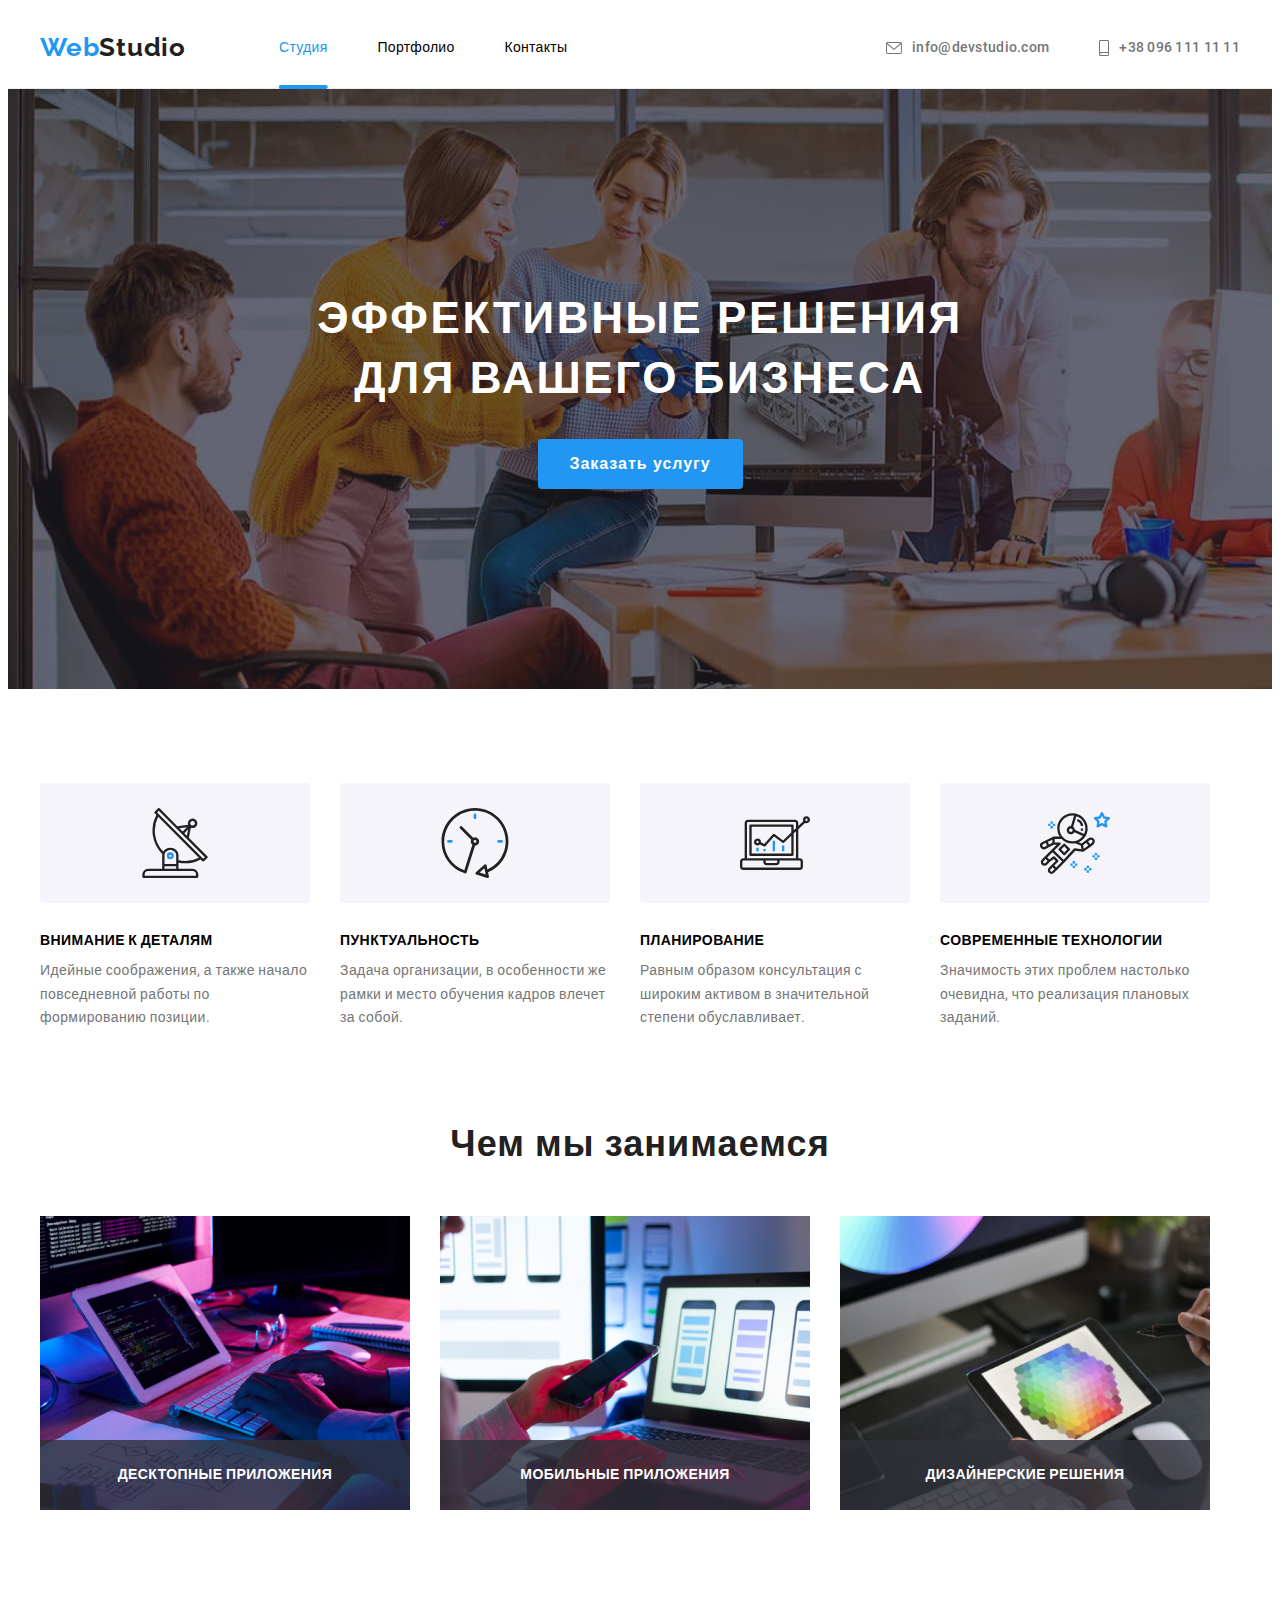
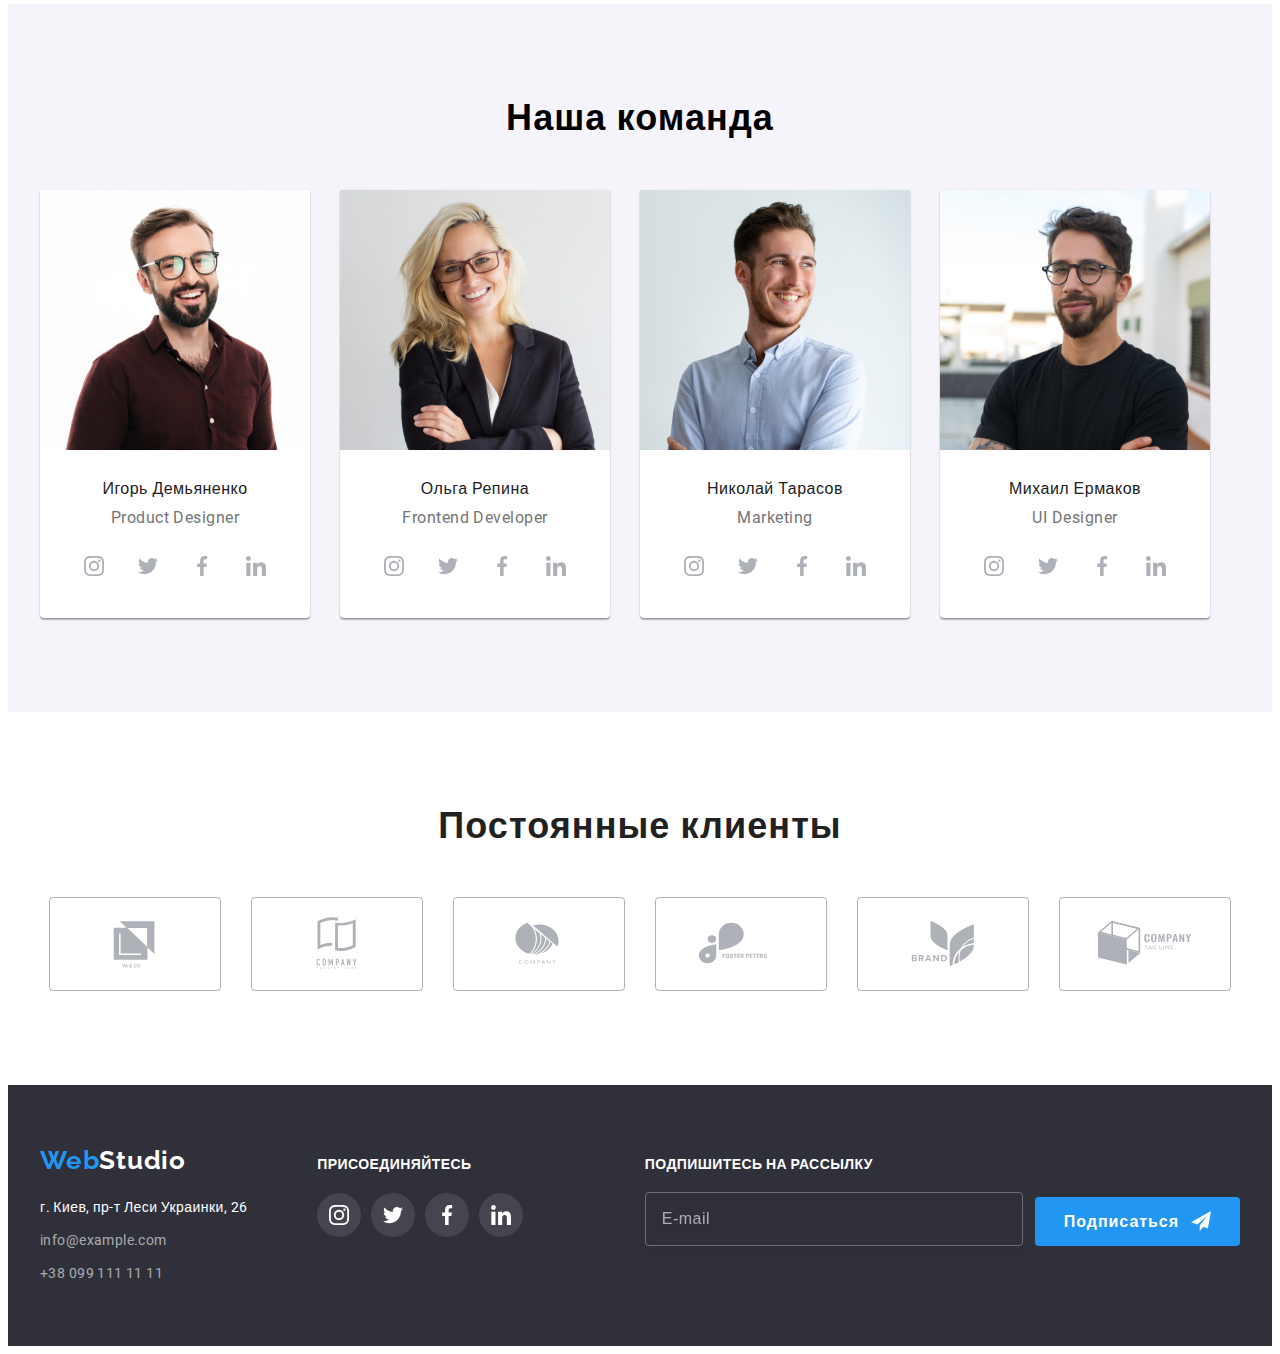
<file: index.html>
<!DOCTYPE html>
<html lang="ru">
   <head>
      <meta charset="UTF-8" />
      <meta http-equiv="X-UA-Compatible" content="IE=edge" />
      <meta name="viewport" content="width=device-width, initial-scale=1.0" />
      <title>WebStudio</title>
      <link rel="preconnect" href="https://fonts.googleapis.com" />
      <link rel="preconnect" href="https://fonts.gstatic.com" crossorigin />
      <link
         href="https://fonts.googleapis.com/css2?family=Raleway:wght@700&family=Roboto:wght@400;500;700;900&display=swap"
         rel="stylesheet"
      />
      <link
         rel="stylesheet"
         href="https://cdnjs.cloudflare.com/ajax/libs/modern-normalize/1.1.0/modern-normalize.min.css"
         integrity="sha512-wpPYUAdjBVSE4KJnH1VR1HeZfpl1ub8YT/NKx4PuQ5NmX2tKuGu6U/JRp5y+Y8XG2tV+wKQpNHVUX03MfMFn9Q=="
         crossorigin="anonymous"
         referrerpolicy="no-referrer"
      />
      <link rel="stylesheet" href="./css/main.min.css" />
   </head>

   <body>
      <!---->
      <!--========================HEADER================-->
      <!---->
      <header class="header">
         <div class="header-container container">
            <nav class="navigation">
               <a class="logo navigation__logo link" href="index.html" lang="en"
                  >Web<span class="logo--black">Studio</span></a
               >
               <ul class="navigation__list list">
                  <li class="navigtion__item navigtion__item--current">
                     <a
                        class="navigtion__link navigtion__link--current link"
                        href="index.html"
                        >Студия</a
                     >
                  </li>
                  <li class="navigtion__item">
                     <a class="navigtion__link link" href="./portfolio.html"
                        >Портфолио</a
                     >
                  </li>
                  <li class="navigtion__item">
                     <a class="navigtion__link link" href="">Контакты</a>
                  </li>
               </ul>
            </nav>

            <ul class="header__list list">
               <li class="header__item">
                  <a class="header__link link" href="mailto:info@devstudio.com">
                     <svg class="header__icon" width="16" height="12">
                        <use href="./images/icons.svg#icon-envelope"></use></svg
                     >info@devstudio.com
                  </a>
               </li>
               <li class="header__item">
                  <a class="header__link link" href="tel:0961111111">
                     <svg class="header__icon" width="10" height="16">
                        <use href="./images/icons.svg#icon-smartphone"></use>
                     </svg>
                     +38 096 111 11 11</a
                  >
               </li>
            </ul>
         </div>
      </header>

      <main>
         <!---->
         <!--========================HERO================-->
         <!---->
         <section class="hero">
            <div class="container hero-container">
               <h1 class="main-title">
                  Эффективные решения для вашего бизнеса
               </h1>
               <button class="btn modal-button" type="button" data-modal-open>
                  Заказать услугу
               </button>
            </div>
            <!--===================modal-window==================-->
            <div class="backdrop is-hidden" data-modal>
               <div class="modal">
                  <form class="modal-form">
                     <b class="form-title"
                        >Оставьте свои данные, мы вам перезвоним</b
                     >
                     <label class="label" for="username">
                        <span class="lable-text">Имя</span>
                     </label>
                     <div class="input-fild">
                        <input
                           class="username user-data"
                           type="text"
                           name="username"
                           id="username"
                           minlength="2"
                           maxlength="35"
                           autofocus
                        />
                        <svg class="input-icon" width="18" height="18">
                           <use
                              href="./images/icons.svg#icon-person-black-18dp-1"
                           ></use>
                        </svg>
                     </div>

                     <label class="label" for="user-tel">
                        <span class="lable-text">Телефон</span>
                     </label>
                     <div class="input-fild">
                        <input
                           class="user-tel user-data"
                           type="tel"
                           name="user-tel"
                           id="user-tel"
                        />
                        <svg class="input-icon" width="18" height="18">
                           <use
                              href="./images/icons.svg#icon-phone-black-18dp-1"
                           ></use>
                        </svg>
                     </div>

                     <label class="label" for="email">
                        <span class="lable-text">Почта</span>
                     </label>
                     <div class="input-fild">
                        <input
                           class="user-email user-data"
                           type="email"
                           name="email"
                           id="email"
                        />
                        <svg class="input-icon" width="18" height="18">
                           <use
                              href="./images/icons.svg#icon-email-black-18dp-1"
                           ></use>
                        </svg>
                     </div>

                     <label class="label">
                        <span class="lable-text">Комментарий</span>
                        <textarea
                           class="comment"
                           name="comment"
                           rows="5"
                           placeholder="Введите текст"
                        ></textarea>
                     </label>

                     <!--checkbox-->

                     <label class="lable lable-checkbox">
                        <input
                           class="checkbox visually-hidden"
                           type="checkbox"
                           name="checkbox"
                           checked
                        />
                        <span class="custom-checkbox">
                           <svg
                              class="custom-checkbox-icon"
                              width="11"
                              height="8"
                           >
                              <use href="./images/icons.svg#icon-vector"></use>
                           </svg>
                        </span>
                        <span>
                           Соглашаюсь с рассылкой и принимаю
                           <a class="policy-link" href="">Условия договора</a>
                        </span>
                     </label>

                     <button type="submit" class="btn submit-btn">
                        Отправить
                     </button>
                  </form>
                  <button
                     class="close-modal-btn"
                     type="button"
                     data-modal-close
                  >
                     <svg class="icon-close" width="18" height="18">
                        <use href="./images/icons.svg#icon-close"></use>
                     </svg>
                  </button>
               </div>
            </div>
         </section>
         <!---->
         <!--========================ADVANTAGES================-->
         <!---->
         <section class="advantage section">
            <div class="container">
               <h2 class="advantage__title visually-hidden">
                  Наши преимущества
               </h2>
               <ul class="advantage__list list">
                  <li class="advantage__item advantage-item">
                     <div class="advantage__img">
                        <svg
                           class="advantage__icon-antenna-1"
                           width="70"
                           height="70"
                        >
                           <use href="./images/icons.svg#icon-antenna-1"></use>
                        </svg>
                     </div>
                     <h3 class="advantage-item__title">Внимание к деталям</h3>
                     <p class="advantage-item__description">
                        Идейные соображения, а также начало повседневной работы
                        по формированию позиции.
                     </p>
                  </li>
                  <li class="advantage__item">
                     <div class="advantage__img">
                        <svg
                           class="advantage__icon-clock-1"
                           width="70"
                           height="70"
                        >
                           <use href="./images/icons.svg#icon-clock-1"></use>
                        </svg>
                     </div>
                     <h3 class="advantage-item__title">Пунктуальность</h3>
                     <p class="advantage-item__description">
                        Задача организации, в особенности же рамки и место
                        обучения кадров влечет за собой.
                     </p>
                  </li>
                  <li class="advantage__item">
                     <div class="advantage__img">
                        <svg
                           class="advantage__icon-diagram-1"
                           width="70"
                           height="70"
                        >
                           <use href="./images/icons.svg#icon-diagram-1"></use>
                        </svg>
                     </div>
                     <h3 class="advantage-item__title">Планирование</h3>
                     <p class="advantage-item__description">
                        Равным образом консультация с широким активом в
                        значительной степени обуславливает.
                     </p>
                  </li>
                  <li class="advantage__item">
                     <div class="advantage__img">
                        <svg
                           class="advantage__icon-astronaut-1"
                           width="70"
                           height="70"
                        >
                           <use
                              href="./images/icons.svg#icon-astronaut-1"
                           ></use>
                        </svg>
                     </div>
                     <h3 class="advantage-item__title">
                        Современные технологии
                     </h3>
                     <p class="advantage-item__description">
                        Значимость этих проблем настолько очевидна, что
                        реализация плановых заданий.
                     </p>
                  </li>
               </ul>
            </div>
         </section>
         <!---->
         <!--========================SPECIFIC================-->
         <!---->
         <section class="specific section">
            <div class="container">
               <h2 class="specific__title">Чем мы занимаемся</h2>
               <ul class="specific__list list">
                  <li class="specific__item specific-item">
                     <div class="specific-item__wrapper">
                        <img
                           class="specific-item__img"
                           src="./images/about/img.jpg"
                           alt="обучение с помощью планшета и компьютера"
                           width="370"
                           height="294"
                        />
                        <p class="specific-item__title">
                           Десктопные приложения
                        </p>
                     </div>
                  </li>
                  <li class="specific__item">
                     <div class="specific-item__wrapper">
                        <img
                           class="specific-item__img"
                           src="./images/about/img-1.jpg"
                           alt="обучение с помощью телефона и ноутбука"
                           width="370"
                           height="294"
                        />
                        <p class="specific-item__title">Мобильные приложения</p>
                     </div>
                  </li>
                  <li class="specific__item">
                     <div class="specific-item__wrapper">
                        <img
                           class="specific-item__img"
                           src="./images/about/img-2.jpg"
                           alt="обучение работы с цветовой палитрой на планшете"
                           width="370"
                           height="294"
                        />
                        <p class="specific-item__title">Дизайнерские решения</p>
                     </div>
                  </li>
               </ul>
            </div>
         </section>
         <!---->
         <!--========================TEAM================-->
         <!---->
         <section class="stuff section">
            <div class="container">
               <h2 class="stuff__title">Наша команда</h2>
               <ul class="stuff__list list">
                  <li class="stuff__item employee">
                     <img
                        class="employee__img"
                        src="./images/team/img.jpg"
                        alt="портрет члена команды"
                        width="270"
                        height="260"
                     />
                     <div class="employee__details">
                        <h3 class="employee__name">Игорь Демьяненко</h3>
                        <p class="employee__position" lang="en">
                           Product Designer
                        </p>
                        <ul class="social list">
                           <li class="social__item">
                              <a
                                 class="social__link social__link--employee link"
                                 href="https://www.instagram.com/"
                                 target="_blank"
                                 rel="noopener noreferrer"
                              >
                                 <svg
                                    class="social__icon"
                                    width="20"
                                    height="20"
                                 >
                                    <use
                                       href="./images/icons.svg#icon-instagram"
                                    ></use>
                                 </svg>
                              </a>
                           </li>
                           <li class="social__item">
                              <a
                                 class="social__link social__link--employee link"
                                 href="https://twitter.com/"
                                 target="_blank"
                                 rel="noopener noreferrer"
                              >
                                 <svg
                                    class="social__icon"
                                    width="20"
                                    height="20"
                                 >
                                    <use
                                       href="./images/icons.svg#icon-twitter"
                                    ></use>
                                 </svg>
                              </a>
                           </li>
                           <li class="social__item">
                              <a
                                 class="social__link social__link--employee link"
                                 href="https://www.facebook.com/"
                                 target="_blank"
                                 rel="noopener noreferrer"
                              >
                                 <svg
                                    class="social__icon"
                                    width="20"
                                    height="20"
                                 >
                                    <use
                                       href="./images/icons.svg#icon-facebook"
                                    ></use>
                                 </svg>
                              </a>
                           </li>
                           <li class="social__item">
                              <a
                                 class="social__link social__link--employee link"
                                 href="https://www.linkedin.com/"
                                 target="_blank"
                                 rel="noopener noreferrer"
                              >
                                 <svg
                                    class="social__icon"
                                    width="20"
                                    height="20"
                                 >
                                    <use
                                       href="./images/icons.svg#icon-linkedin"
                                    ></use>
                                 </svg>
                              </a>
                           </li>
                        </ul>
                     </div>
                  </li>
                  <li class="stuff__item">
                     <img
                        class="employee__img"
                        src="./images/team/img-1.jpg"
                        alt="портрет члена команды"
                        width="270"
                        height="260"
                     />
                     <div class="employee__details">
                        <h3 class="employee__name">Ольга Репина</h3>
                        <p class="employee__position" lang="en">
                           Frontend Developer
                        </p>
                        <ul class="list social">
                           <li class="social__item">
                              <a
                                 class="social__link social__link--employee link"
                                 href="https://www.instagram.com/"
                                 target="_blank"
                                 rel="noopener noreferrer"
                              >
                                 <svg
                                    class="social__icon"
                                    width="20"
                                    height="20"
                                 >
                                    <use
                                       href="./images/icons.svg#icon-instagram"
                                    ></use>
                                 </svg>
                              </a>
                           </li>
                           <li class="social__item">
                              <a
                                 class="social__link social__link--employee link"
                                 href="https://twitter.com/"
                                 target="_blank"
                                 rel="noopener noreferrer"
                              >
                                 <svg
                                    class="social__icon"
                                    width="20"
                                    height="20"
                                 >
                                    <use
                                       href="./images/icons.svg#icon-twitter"
                                    ></use>
                                 </svg>
                              </a>
                           </li>
                           <li class="social__item">
                              <a
                                 class="social__link social__link--employee link"
                                 href="https://www.facebook.com/"
                                 target="_blank"
                                 rel="noopener noreferrer"
                              >
                                 <svg
                                    class="social__icon"
                                    width="20"
                                    height="20"
                                 >
                                    <use
                                       href="./images/icons.svg#icon-facebook"
                                    ></use>
                                 </svg>
                              </a>
                           </li>
                           <li class="social__item">
                              <a
                                 class="social__link social__link--employee link"
                                 href="https://www.linkedin.com/"
                                 target="_blank"
                                 rel="noopener noreferrer"
                              >
                                 <svg
                                    class="social__icon"
                                    width="20"
                                    height="20"
                                 >
                                    <use
                                       href="./images/icons.svg#icon-linkedin"
                                    ></use>
                                 </svg>
                              </a>
                           </li>
                        </ul>
                     </div>
                  </li>
                  <li class="stuff__item">
                     <img
                        class="employee__img"
                        src="./images/team/img-2.jpg"
                        alt="портрет члена команды"
                        width="270"
                        height="260"
                     />
                     <div class="employee__details">
                        <h3 class="employee__name">Николай Тарасов</h3>
                        <p class="employee__position" lang="en">Marketing</p>
                        <ul class="list social">
                           <li class="social__item">
                              <a
                                 class="social__link social__link--employee link"
                                 href="https://www.instagram.com/"
                                 target="_blank"
                                 rel="noopener noreferrer"
                              >
                                 <svg
                                    class="social__icon"
                                    width="20"
                                    height="20"
                                 >
                                    <use
                                       href="./images/icons.svg#icon-instagram"
                                    ></use>
                                 </svg>
                              </a>
                           </li>
                           <li class="social__item">
                              <a
                                 class="social__link social__link--employee link"
                                 href="https://twitter.com/"
                                 target="_blank"
                                 rel="noopener noreferrer"
                              >
                                 <svg
                                    class="social__icon"
                                    width="20"
                                    height="20"
                                 >
                                    <use
                                       href="./images/icons.svg#icon-twitter"
                                    ></use>
                                 </svg>
                              </a>
                           </li>
                           <li class="social__item">
                              <a
                                 class="social__link social__link--employee link"
                                 href="https://www.facebook.com/"
                                 target="_blank"
                                 rel="noopener noreferrer"
                              >
                                 <svg
                                    class="social__icon"
                                    width="20"
                                    height="20"
                                 >
                                    <use
                                       href="./images/icons.svg#icon-facebook"
                                    ></use>
                                 </svg>
                              </a>
                           </li>
                           <li class="social__item">
                              <a
                                 class="social__link social__link--employee link"
                                 href="https://www.linkedin.com/"
                                 target="_blank"
                                 rel="noopener noreferrer"
                              >
                                 <svg
                                    class="social__icon"
                                    width="20"
                                    height="20"
                                 >
                                    <use
                                       href="./images/icons.svg#icon-linkedin"
                                    ></use>
                                 </svg>
                              </a>
                           </li>
                        </ul>
                     </div>
                  </li>
                  <li class="stuff__item">
                     <img
                        class="employee__img"
                        src="./images/team/img-3.jpg"
                        alt="портрет члена команды"
                        width="270"
                        height="260"
                     />
                     <div class="employee__details">
                        <h3 class="employee__name">Михаил Ермаков</h3>
                        <p class="employee__position" lang="en">UI Designer</p>
                        <ul class="list social">
                           <li class="social__item">
                              <a
                                 class="social__link social__link--employee link"
                                 href="https://www.instagram.com/"
                                 target="_blank"
                                 rel="noopener noreferrer"
                              >
                                 <svg
                                    class="social__icon"
                                    width="20"
                                    height="20"
                                 >
                                    <use
                                       href="./images/icons.svg#icon-instagram"
                                    ></use>
                                 </svg>
                              </a>
                           </li>
                           <li class="social__item">
                              <a
                                 class="social__link social__link--employee link"
                                 href="https://twitter.com/"
                                 target="_blank"
                                 rel="noopener noreferrer"
                              >
                                 <svg
                                    class="social__icon"
                                    width="20"
                                    height="20"
                                 >
                                    <use
                                       href="./images/icons.svg#icon-twitter"
                                    ></use>
                                 </svg>
                              </a>
                           </li>
                           <li class="social__item">
                              <a
                                 class="social__link social__link--employee link"
                                 href="https://www.facebook.com/"
                                 target="_blank"
                                 rel="noopener noreferrer"
                              >
                                 <svg
                                    class="social__icon"
                                    width="20"
                                    height="20"
                                 >
                                    <use
                                       href="./images/icons.svg#icon-facebook"
                                    ></use>
                                 </svg>
                              </a>
                           </li>
                           <li class="social__item">
                              <a
                                 class="social__link social__link--employee link"
                                 href="https://www.linkedin.com/"
                                 target="_blank"
                                 rel="noopener noreferrer"
                              >
                                 <svg
                                    class="social__icon"
                                    width="20"
                                    height="20"
                                 >
                                    <use
                                       href="./images/icons.svg#icon-linkedin"
                                    ></use>
                                 </svg>
                              </a>
                           </li>
                        </ul>
                     </div>
                  </li>
               </ul>
            </div>
         </section>
         <!---->
         <!--========================REGULAR CUSTOMERS================-->
         <!---->
         <section class="regular-customers section">
            <div class="regular-customers__wrapper container">
               <h2 class="regular-customers__title">Постоянные клиенты</h2>
               <ul class="regular-customers__list list">
                  <li class="regular-customer__item">
                     <a class="regular-customer__link link" href="">
                        <svg
                           class="regular-customer__icon"
                           width="106"
                           height="60"
                        >
                           <use href="./images/icons.svg#icon-logo"></use>
                        </svg>
                     </a>
                  </li>
                  <li class="regular-customer__item">
                     <a class="regular-customer__link link" href="">
                        <svg
                           class="regular-customer__icon"
                           width="106"
                           height="60"
                        >
                           <use href="./images/icons.svg#icon-logo-1"></use>
                        </svg>
                     </a>
                  </li>
                  <li class="regular-customer__item">
                     <a class="regular-customer__link link" href="">
                        <svg
                           class="regular-customer__icon"
                           width="106"
                           height="60"
                        >
                           <use href="./images/icons.svg#icon-logo-2"></use>
                        </svg>
                     </a>
                  </li>
                  <li class="regular-customer__item">
                     <a class="regular-customer__link link" href="">
                        <svg
                           class="regular-customer__icon"
                           width="106"
                           height="60"
                        >
                           <use href="./images/icons.svg#icon-logo-3"></use>
                        </svg>
                     </a>
                  </li>
                  <li class="regular-customer__item">
                     <a class="regular-customer__link link" href="">
                        <svg
                           class="regular-customer__icon"
                           width="106"
                           height="60"
                        >
                           <use href="./images/icons.svg#icon-logo-4"></use>
                        </svg>
                     </a>
                  </li>
                  <li class="regular-customer__item">
                     <a class="regular-customer__link link" href="">
                        <svg
                           class="regular-customer__icon"
                           width="106"
                           height="60"
                        >
                           <use href="./images/icons.svg#icon-logo-5"></use>
                        </svg>
                     </a>
                  </li>
               </ul>
            </div>
         </section>
      </main>

      <!---->
      <!--========================FOOTER================-->
      <!---->

      <footer class="footer">
         <div class="footer__wrapper container">
            <div>
               <a class="logo footer__logo link" href="index.html" lang="en"
                  >Web<span class="logo--white">Studio</span></a
               >
               <address class="contact footer__contact">
                  <ul class="contact__list list">
                     <li class="contact__item">
                        <a
                           class="contact__link contact__link--geo link"
                           href="https://goo.gl/maps/ptXr3wgjYMJCWN8M7"
                           target="blank"
                           rel="noreferrer noopener"
                        >
                           г. Киев, пр-т Леси Украинки, 26
                        </a>
                     </li>
                     <li class="contact__item">
                        <a
                           class="contact__link link"
                           href="mailto:info@example.com"
                           >info@example.com</a
                        >
                     </li>
                     <li class="contact__item">
                        <a class="contact__link link" href="tel:0991111111"
                           >+38 099 111 11 11
                        </a>
                     </li>
                  </ul>
               </address>
            </div>
            <div class="social-footer">
               <p class="social-footer__title">присоединяйтесь</p>
               <ul class="social list">
                  <li class="social__item">
                     <a
                        class="social__link social__link--footer"
                        href="https://www.instagram.com/"
                        target="_blank"
                        rel="noopener noreferrer"
                     >
                        <svg class="social__icon" width="20" height="20">
                           <use href="./images/icons.svg#icon-instagram"></use>
                        </svg>
                     </a>
                  </li>
                  <li class="social__item">
                     <a
                        class="social__link social__link--footer"
                        href="https://twitter.com/"
                        target="_blank"
                        rel="noopener noreferrer"
                     >
                        <svg class="social__icon" width="20" height="20">
                           <use href="./images/icons.svg#icon-twitter"></use>
                        </svg>
                     </a>
                  </li>
                  <li class="social__item">
                     <a
                        class="social__link social__link--footer"
                        href="https://www.facebook.com/"
                        target="_blank"
                        rel="noopener noreferrer"
                     >
                        <svg class="social__icon" width="20" height="20">
                           <use href="./images/icons.svg#icon-facebook"></use>
                        </svg>
                     </a>
                  </li>
                  <li class="social__item">
                     <a
                        class="social__link social__link--footer"
                        href="https://www.linkedin.com/"
                        target="_blank"
                        rel="noopener noreferrer"
                     >
                        <svg class="social__icon" width="20" height="20">
                           <use href="./images/icons.svg#icon-linkedin"></use>
                        </svg>
                     </a>
                  </li>
               </ul>
            </div>

            <div class="subscribe">
               <form class="subscribe__form">
                  <label class="subscribe__lable">
                     <span class="subscribe__text"
                        >Подпишитесь на рассылку
                     </span>
                     <input
                        class="subscribe__input"
                        type="email"
                        name="email"
                        placeholder="E-mail"
                        autocomplete="off"
                     />
                  </label>
                  <button type="submit" class="btn subscribe__button">
                     Подписаться
                     <svg class="subscribe__icon" width="20" height="20">
                        <use href="./images/icons.svg#icon-icon-send"></use>
                     </svg>
                  </button>
               </form>
            </div>
         </div>
      </footer>
      <script src="./JS/modal.js"></script>
   </body>
</html>
</file>
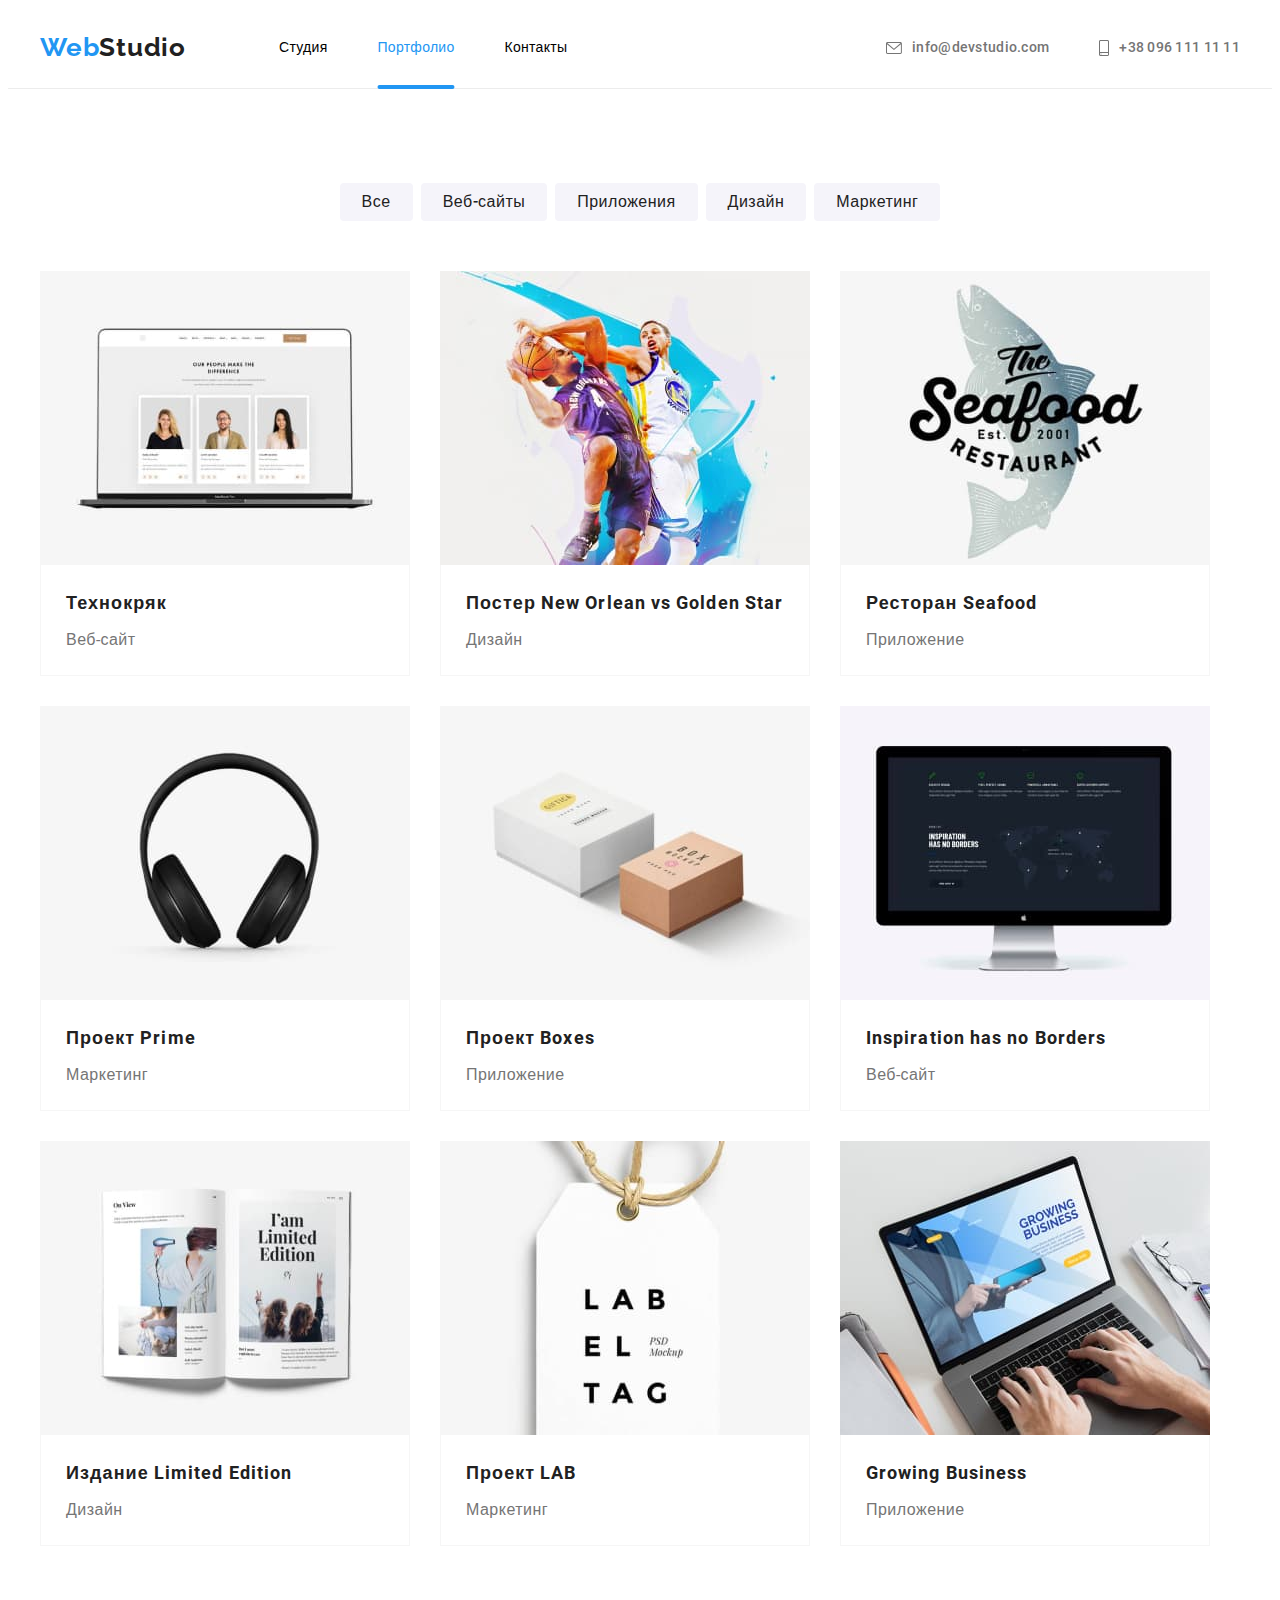
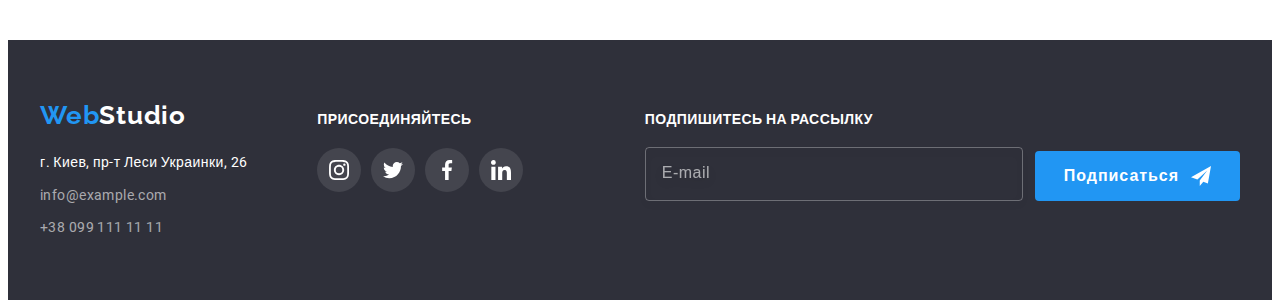
<file: portfolio.html>
<!DOCTYPE html>
<html lang="ru">
   <head>
      <meta charset="UTF-8" />
      <meta http-equiv="X-UA-Compatible" content="IE=edge" />
      <meta name="viewport" content="width=device-width, initial-scale=1.0" />
      <title>Портфолио</title>
      <link rel="preconnect" href="https://fonts.googleapis.com" />
      <link rel="preconnect" href="https://fonts.gstatic.com" crossorigin />
      <link
         href="https://fonts.googleapis.com/css2?family=Raleway:wght@700&family=Roboto:wght@400;500;700;900&display=swap"
         rel="stylesheet"
      />
      <link
         rel="stylesheet"
         href="https://cdnjs.cloudflare.com/ajax/libs/modern-normalize/1.1.0/modern-normalize.min.css"
         integrity="sha512-wpPYUAdjBVSE4KJnH1VR1HeZfpl1ub8YT/NKx4PuQ5NmX2tKuGu6U/JRp5y+Y8XG2tV+wKQpNHVUX03MfMFn9Q=="
         crossorigin="anonymous"
         referrerpolicy="no-referrer"
      />
      <link rel="stylesheet" href="./css/main.min.css" />
   </head>

   <body>
      <!---->
      <!--========================HEADER================-->
      <!---->
      <header class="header">
         <div class="header-container container">
            <nav class="navigation">
               <a class="logo navigation__logo link" href="index.html" lang="en"
                  >Web<span class="logo--black">Studio</span></a
               >
               <ul class="navigation__list list">
                  <li class="navigtion__item">
                     <a class="navigtion__link link" href="index.html"
                        >Студия</a
                     >
                  </li>
                  <li class="navigtion__item navigtion__item--current">
                     <a
                        class="navigtion__link navigtion__link--current link"
                        href="./portfolio.html"
                        >Портфолио</a
                     >
                  </li>
                  <li class="navigtion__item">
                     <a class="navigtion__link link" href="">Контакты</a>
                  </li>
               </ul>
            </nav>

            <ul class="header__list list">
               <li class="header__item">
                  <a class="header__link link" href="mailto:info@devstudio.com">
                     <svg class="header__icon" width="16" height="12">
                        <use href="./images/icons.svg#icon-envelope"></use></svg
                     >info@devstudio.com
                  </a>
               </li>
               <li class="header__item">
                  <a class="header__link link" href="tel:0961111111">
                     <svg class="header__icon" width="10" height="16">
                        <use href="./images/icons.svg#icon-smartphone"></use>
                     </svg>
                     +38 096 111 11 11</a
                  >
               </li>
            </ul>
         </div>
      </header>

      <main>
         <!---->
         <!--========================PORTFOLIO================-->
         <!---->
         <section class="section portfolio">
            <div class="container">
               <h1 class="visually-hidden">Портфолио</h1>
               <ul class="list list-button">
                  <li class="filter-btn">
                     <button class="btn filter" type="button">Все</button>
                  </li>
                  <li class="filter-btn">
                     <button class="btn filter" type="button">Веб-сайты</button>
                  </li>
                  <li class="filter-btn">
                     <button class="btn filter" type="button">
                        Приложения
                     </button>
                  </li>
                  <li class="filter-btn">
                     <button class="btn filter" type="button">Дизайн</button>
                  </li>
                  <li class="filter-btn">
                     <button class="btn filter" type="button">Маркетинг</button>
                  </li>
               </ul>

               <h2 class="visually-hidden">Разделы порфолио</h2>
               <ul class="list list-cards">
                  <li class="list-item">
                     <a class="link link-card" href="">
                        <div class="wrapper">
                           <img
                              class="portfolio-img"
                              src="./images/portfolio_images/img.jpg"
                              alt="Технокряк"
                              width="370"
                              height="294"
                           />
                           <p class="owerlay-text">
                              Ресурс предлагает комплексные предложения с разным
                              уровнем функционала и сервисов. Все это позволит
                              посетителю получить исчерпывающие сведения о
                              компании или частном лице.
                           </p>
                        </div>
                        <div class="text-card">
                           <h3 class="title-picture">Технокряк</h3>
                           <p class="portfolio_section">Веб-сайт</p>
                        </div>
                     </a>
                  </li>
                  <li class="list-item">
                     <a class="link link-card" href="">
                        <div class="wrapper">
                           <img
                              class="portfolio-img"
                              src="./images/portfolio_images/img-1.jpg"
                              alt="Постер New Orlean vs Golden Star"
                              width="370"
                              height="294"
                           />
                           <p class="owerlay-text">
                              Ресурс предлагает комплексные предложения с разным
                              уровнем функционала и сервисов. Все это позволит
                              посетителю получить исчерпывающие сведения о
                              компании или частном лице.
                           </p>
                        </div>
                        <div class="text-card">
                           <h3 class="title-picture">
                              Постер
                              <span lang="en">New Orlean vs Golden Star</span>
                           </h3>
                           <p class="portfolio_section">Дизайн</p>
                        </div>
                     </a>
                  </li>
                  <li class="list-item">
                     <a class="link link-card" href="">
                        <div class="wrapper">
                           <img
                              class="portfolio-img"
                              src="./images/portfolio_images/img-2.jpg"
                              alt="Ресторан Seafood"
                              width="370"
                              height="294"
                           />
                           <p class="owerlay-text">
                              Ресурс предлагает комплексные предложения с разным
                              уровнем функционала и сервисов. Все это позволит
                              посетителю получить исчерпывающие сведения о
                              компании или частном лице.
                           </p>
                        </div>
                        <div class="text-card">
                           <h3 class="title-picture">
                              Ресторан <span lang="en">Seafood</span>
                           </h3>
                           <p class="portfolio_section">Приложение</p>
                        </div>
                     </a>
                  </li>
                  <li class="list-item">
                     <a class="link link-card" href="">
                        <div class="wrapper">
                           <img
                              class="portfolio-img"
                              src="./images/portfolio_images/img-3.jpg"
                              alt="Проект Prime"
                              width="370"
                              height="294"
                           />
                           <p class="owerlay-text">
                              Ресурс предлагает комплексные предложения с разным
                              уровнем функционала и сервисов. Все это позволит
                              посетителю получить исчерпывающие сведения о
                              компании или частном лице.
                           </p>
                        </div>
                        <div class="text-card">
                           <h3 class="title-picture">
                              Проект <span lang="en">Prime</span>
                           </h3>
                           <p class="portfolio_section">Маркетинг</p>
                        </div>
                     </a>
                  </li>
                  <li class="list-item">
                     <a class="link link-card" href="">
                        <div class="wrapper">
                           <img
                              class="portfolio-img"
                              src="./images/portfolio_images/img-4.jpg"
                              alt="Проект Boxes"
                              width="370"
                              height="294"
                           />
                           <p class="owerlay-text">
                              Ресурс предлагает комплексные предложения с разным
                              уровнем функционала и сервисов. Все это позволит
                              посетителю получить исчерпывающие сведения о
                              компании или частном лице.
                           </p>
                        </div>
                        <div class="text-card">
                           <h3 class="title-picture">
                              Проект <span lang="en">Boxes</span>
                           </h3>
                           <p class="portfolio_section">Приложение</p>
                        </div></a
                     >
                  </li>
                  <li class="list-item">
                     <a class="link link-card" href="">
                        <div class="wrapper">
                           <img
                              class="portfolio-img"
                              src="./images/portfolio_images/img-5.jpg"
                              alt="Inspiration has no Borders"
                              width="370"
                              height="294"
                           />
                           <p class="owerlay-text">
                              Ресурс предлагает комплексные предложения с разным
                              уровнем функционала и сервисов. Все это позволит
                              посетителю получить исчерпывающие сведения о
                              компании или частном лице.
                           </p>
                        </div>
                        <div class="text-card">
                           <h3 class="title-picture" lang="en">
                              Inspiration has no Borders
                           </h3>
                           <p class="portfolio_section">Веб-сайт</p>
                        </div>
                     </a>
                  </li>
                  <li class="list-item">
                     <a class="link link-card" href="">
                        <div class="wrapper">
                           <img
                              class="portfolio-img"
                              src="./images/portfolio_images/img-6.jpg"
                              alt="Издание Limited Edition"
                              width="370"
                              height="294"
                           />
                           <p class="owerlay-text">
                              Ресурс предлагает комплексные предложения с разным
                              уровнем функционала и сервисов. Все это позволит
                              посетителю получить исчерпывающие сведения о
                              компании или частном лице.
                           </p>
                        </div>
                        <div class="text-card">
                           <h3 class="title-picture">
                              Издание
                              <span lang="en">Limited Edition</span>
                           </h3>
                           <p class="portfolio_section">Дизайн</p>
                        </div>
                     </a>
                  </li>
                  <li class="list-item">
                     <a class="link link-card" href="">
                        <div class="wrapper">
                           <img
                              class="portfolio-img"
                              src="./images/portfolio_images/img-7.jpg"
                              alt="Проект LAB"
                              width="370"
                              height="294"
                           />
                           <p class="owerlay-text">
                              Ресурс предлагает комплексные предложения с разным
                              уровнем функционала и сервисов. Все это позволит
                              посетителю получить исчерпывающие сведения о
                              компании или частном лице.
                           </p>
                        </div>
                        <div class="text-card">
                           <h3 class="title-picture">
                              Проект <span lang="en">LAB</span>
                           </h3>
                           <p class="portfolio_section">Маркетинг</p>
                        </div>
                     </a>
                  </li>
                  <li class="list-item">
                     <a class="link link-card" href="">
                        <div class="wrapper">
                           <img
                              class="portfolio-img"
                              src="./images/portfolio_images/img-8.jpg"
                              alt="Growing Business"
                              width="370"
                              height="294"
                           />
                           <p class="owerlay-text">
                              Ресурс предлагает комплексные предложения с разным
                              уровнем функционала и сервисов. Все это позволит
                              посетителю получить исчерпывающие сведения о
                              компании или частном лице.
                           </p>
                        </div>
                        <div class="text-card">
                           <h3 class="title-picture" lang="en">
                              Growing Business
                           </h3>
                           <p class="portfolio_section">Приложение</p>
                        </div>
                     </a>
                  </li>
               </ul>
            </div>
         </section>
      </main>
      <!---->
      <!--========================FOOTER================-->
      <!---->
      <footer class="footer">
         <div class="footer__wrapper container">
            <div>
               <a class="logo footer__logo link" href="index.html" lang="en"
                  >Web<span class="logo--white">Studio</span></a
               >
               <address class="contact footer__contact">
                  <ul class="contact__list list">
                     <li class="contact__item">
                        <a
                           class="contact__link contact__link--geo link"
                           href="https://goo.gl/maps/ptXr3wgjYMJCWN8M7"
                           target="blank"
                           rel="noreferrer noopener"
                        >
                           г. Киев, пр-т Леси Украинки, 26
                        </a>
                     </li>
                     <li class="contact__item">
                        <a
                           class="contact__link link"
                           href="mailto:info@example.com"
                           >info@example.com</a
                        >
                     </li>
                     <li class="contact__item">
                        <a class="contact__link link" href="tel:0991111111"
                           >+38 099 111 11 11
                        </a>
                     </li>
                  </ul>
               </address>
            </div>
            <div class="social-footer">
               <p class="social-footer__title">присоединяйтесь</p>
               <ul class="social list">
                  <li class="social__item">
                     <a
                        class="social__link social__link--footer"
                        href="https://www.instagram.com/"
                        target="_blank"
                        rel="noopener noreferrer"
                     >
                        <svg class="social__icon" width="20" height="20">
                           <use href="./images/icons.svg#icon-instagram"></use>
                        </svg>
                     </a>
                  </li>
                  <li class="social__item">
                     <a
                        class="social__link social__link--footer"
                        href="https://twitter.com/"
                        target="_blank"
                        rel="noopener noreferrer"
                     >
                        <svg class="social__icon" width="20" height="20">
                           <use href="./images/icons.svg#icon-twitter"></use>
                        </svg>
                     </a>
                  </li>
                  <li class="social__item">
                     <a
                        class="social__link social__link--footer"
                        href="https://www.facebook.com/"
                        target="_blank"
                        rel="noopener noreferrer"
                     >
                        <svg class="social__icon" width="20" height="20">
                           <use href="./images/icons.svg#icon-facebook"></use>
                        </svg>
                     </a>
                  </li>
                  <li class="social__item">
                     <a
                        class="social__link social__link--footer"
                        href="https://www.linkedin.com/"
                        target="_blank"
                        rel="noopener noreferrer"
                     >
                        <svg class="social__icon" width="20" height="20">
                           <use href="./images/icons.svg#icon-linkedin"></use>
                        </svg>
                     </a>
                  </li>
               </ul>
            </div>

            <div class="subscribe">
               <form class="subscribe__form">
                  <label class="subscribe__lable">
                     <span class="subscribe__text"
                        >Подпишитесь на рассылку
                     </span>
                     <input
                        class="subscribe__input"
                        type="email"
                        name="email"
                        placeholder="E-mail"
                        autocomplete="off"
                     />
                  </label>
                  <button type="submit" class="btn subscribe__button">
                     Подписаться
                     <svg class="subscribe__icon" width="20" height="20">
                        <use href="./images/icons.svg#icon-icon-send"></use>
                     </svg>
                  </button>
               </form>
            </div>
         </div>
      </footer>
   </body>
</html>
</file>
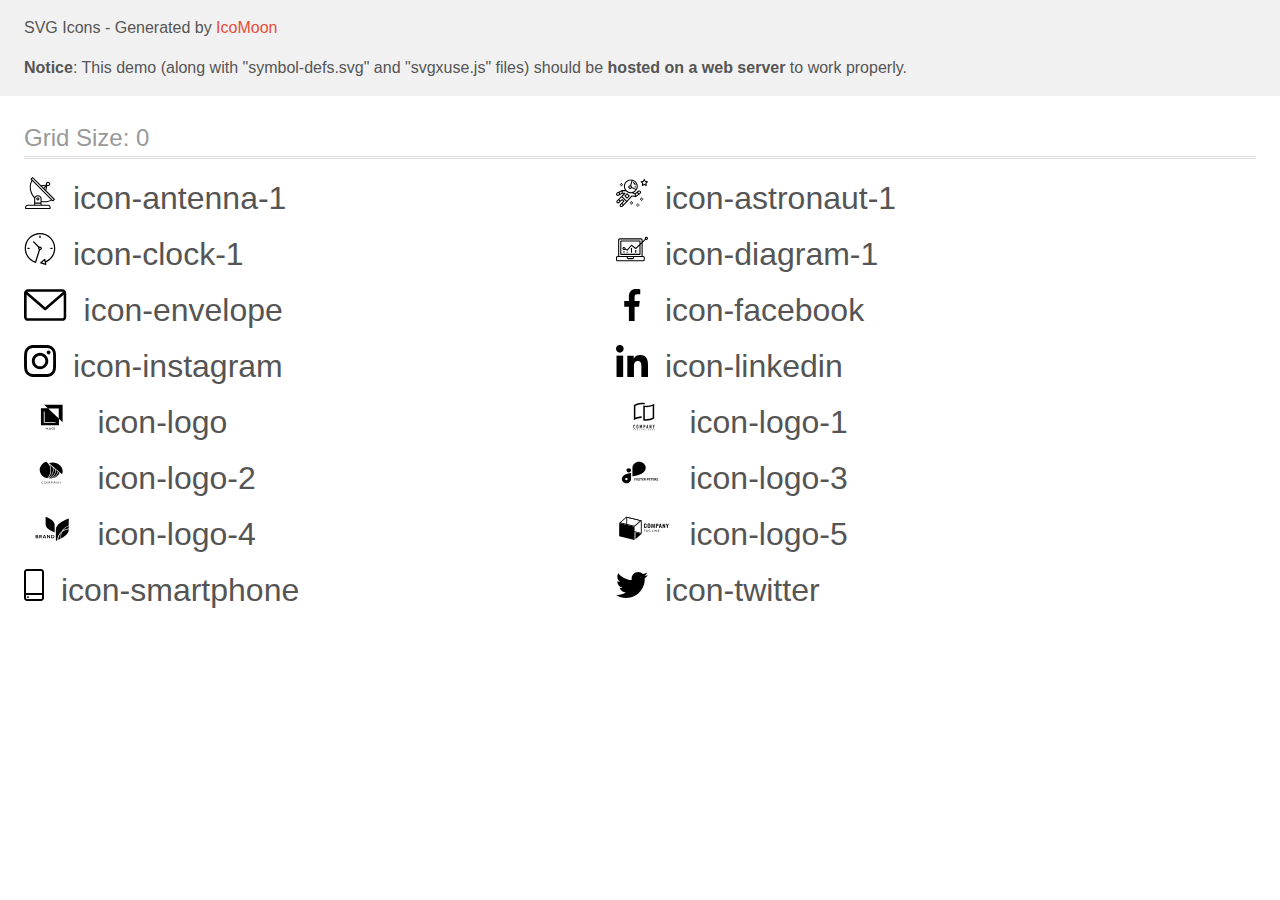
<file: images/icomoon/demo-external-svg.html>
<!doctype html>
<html>
<head>
    <title>IcoMoon - SVG Icons</title>
    <meta charset="utf-8">
    <meta name="viewport" content="width=device-width, initial-scale=1">
    <link rel="stylesheet" href="demo-files/demo.css">
    <link rel="stylesheet" href="style.css">
</head>
<body>
<header class="bgc1 clearfix">
<div class="mhl">
    <p>SVG Icons - Generated by <a href="https://icomoon.io/app">IcoMoon</a></p><p><strong>Notice</strong>: This demo (along with "symbol-defs.svg" and "svgxuse.js" files) should be <b>hosted on a web server</b> to work properly.</p>
</div>
</header>
    <div class="clearfix mhl ptl">
        <h1 class="mvm mtn fgc1">Grid Size: 0</h1>
        <div class="glyph fs1">
            <div class="clearfix pbs">
                <svg class="icon icon-antenna-1"><use xlink:href="symbol-defs.svg#icon-antenna-1"></use></svg><span class="name"> icon-antenna-1</span>
            </div>
        </div>
        <div class="glyph fs1">
            <div class="clearfix pbs">
                <svg class="icon icon-astronaut-1"><use xlink:href="symbol-defs.svg#icon-astronaut-1"></use></svg><span class="name"> icon-astronaut-1</span>
            </div>
        </div>
        <div class="glyph fs1">
            <div class="clearfix pbs">
                <svg class="icon icon-clock-1"><use xlink:href="symbol-defs.svg#icon-clock-1"></use></svg><span class="name"> icon-clock-1</span>
            </div>
        </div>
        <div class="glyph fs1">
            <div class="clearfix pbs">
                <svg class="icon icon-diagram-1"><use xlink:href="symbol-defs.svg#icon-diagram-1"></use></svg><span class="name"> icon-diagram-1</span>
            </div>
        </div>
        <div class="glyph fs1">
            <div class="clearfix pbs">
                <svg class="icon icon-envelope"><use xlink:href="symbol-defs.svg#icon-envelope"></use></svg><span class="name"> icon-envelope</span>
            </div>
        </div>
        <div class="glyph fs1">
            <div class="clearfix pbs">
                <svg class="icon icon-facebook"><use xlink:href="symbol-defs.svg#icon-facebook"></use></svg><span class="name"> icon-facebook</span>
            </div>
        </div>
        <div class="glyph fs1">
            <div class="clearfix pbs">
                <svg class="icon icon-instagram"><use xlink:href="symbol-defs.svg#icon-instagram"></use></svg><span class="name"> icon-instagram</span>
            </div>
        </div>
        <div class="glyph fs1">
            <div class="clearfix pbs">
                <svg class="icon icon-linkedin"><use xlink:href="symbol-defs.svg#icon-linkedin"></use></svg><span class="name"> icon-linkedin</span>
            </div>
        </div>
        <div class="glyph fs1">
            <div class="clearfix pbs">
                <svg class="icon icon-logo"><use xlink:href="symbol-defs.svg#icon-logo"></use></svg><span class="name"> icon-logo</span>
            </div>
        </div>
        <div class="glyph fs1">
            <div class="clearfix pbs">
                <svg class="icon icon-logo-1"><use xlink:href="symbol-defs.svg#icon-logo-1"></use></svg><span class="name"> icon-logo-1</span>
            </div>
        </div>
        <div class="glyph fs1">
            <div class="clearfix pbs">
                <svg class="icon icon-logo-2"><use xlink:href="symbol-defs.svg#icon-logo-2"></use></svg><span class="name"> icon-logo-2</span>
            </div>
        </div>
        <div class="glyph fs1">
            <div class="clearfix pbs">
                <svg class="icon icon-logo-3"><use xlink:href="symbol-defs.svg#icon-logo-3"></use></svg><span class="name"> icon-logo-3</span>
            </div>
        </div>
        <div class="glyph fs1">
            <div class="clearfix pbs">
                <svg class="icon icon-logo-4"><use xlink:href="symbol-defs.svg#icon-logo-4"></use></svg><span class="name"> icon-logo-4</span>
            </div>
        </div>
        <div class="glyph fs1">
            <div class="clearfix pbs">
                <svg class="icon icon-logo-5"><use xlink:href="symbol-defs.svg#icon-logo-5"></use></svg><span class="name"> icon-logo-5</span>
            </div>
        </div>
        <div class="glyph fs1">
            <div class="clearfix pbs">
                <svg class="icon icon-smartphone"><use xlink:href="symbol-defs.svg#icon-smartphone"></use></svg><span class="name"> icon-smartphone</span>
            </div>
        </div>
        <div class="glyph fs1">
            <div class="clearfix pbs">
                <svg class="icon icon-twitter"><use xlink:href="symbol-defs.svg#icon-twitter"></use></svg><span class="name"> icon-twitter</span>
            </div>
        </div>
  </div>
<script defer src="svgxuse.js"></script>
</body>
</html>
</file>
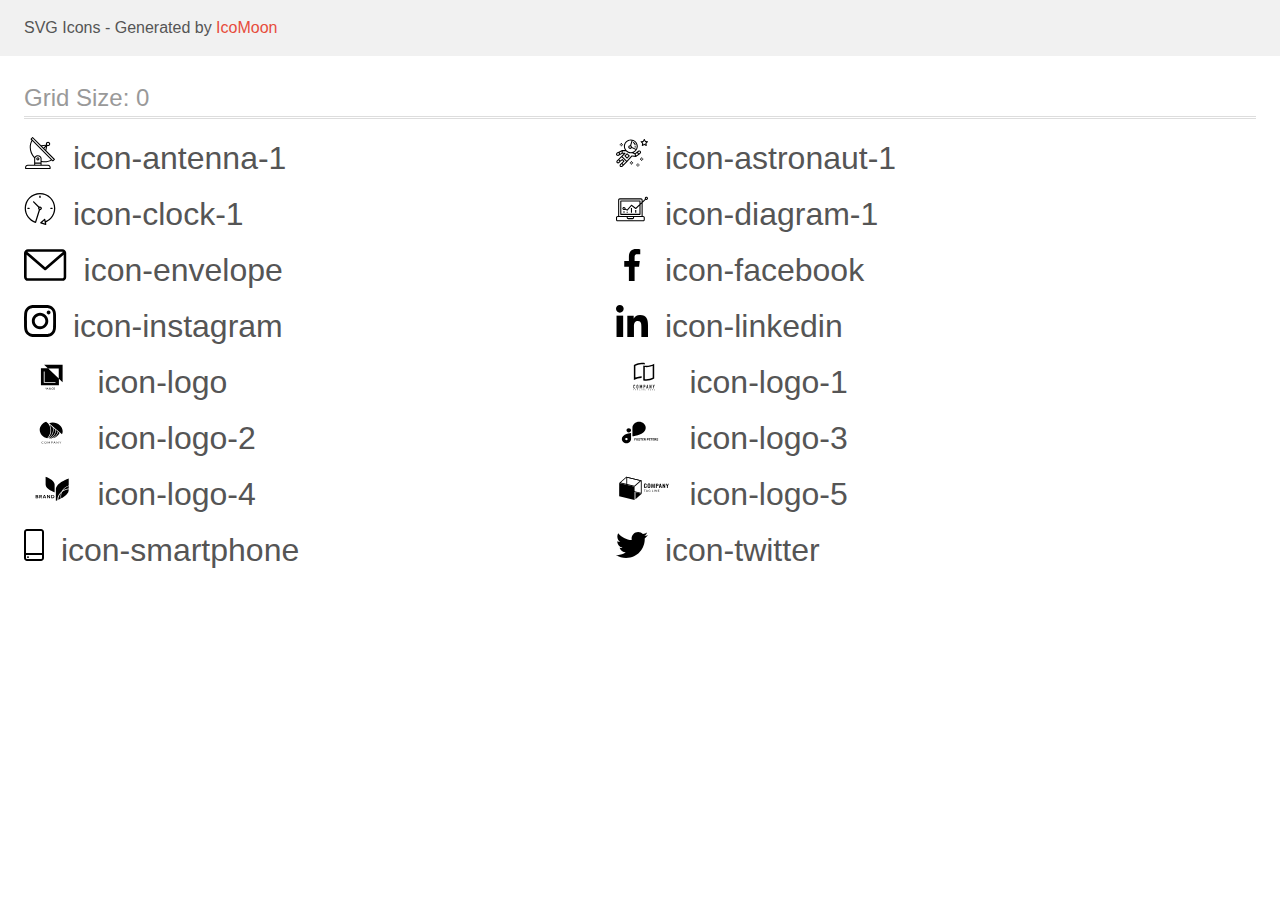
<file: images/icomoon/demo.html>
<!doctype html>
<html>
<head>
    <title>IcoMoon - SVG Icons</title>
    <meta charset="utf-8">
    <meta name="viewport" content="width=device-width, initial-scale=1">
    <link rel="stylesheet" href="demo-files/demo.css">
    <link rel="stylesheet" href="style.css">
</head>
<body>
<svg aria-hidden="true" style="position: absolute; width: 0; height: 0; overflow: hidden;" version="1.1" xmlns="http://www.w3.org/2000/svg" xmlns:xlink="http://www.w3.org/1999/xlink">
<defs>
<symbol id="icon-antenna-1" viewBox="0 0 32 32">
<path d="M30.773 22.098l-8.443-8.505 0.937-4.615c0.242 0.094 0.499 0.144 0.758 0.146h0.006c1.192 0.014 2.17-0.941 2.184-2.133s-0.941-2.17-2.133-2.184c-1.192-0.014-2.17 0.941-2.184 2.133-0.003 0.255 0.039 0.509 0.125 0.749l-4.96 0.605-8.091-8.133c-0.099-0.101-0.235-0.159-0.377-0.16-0.14 0.001-0.274 0.056-0.373 0.155l-1.513 1.504c-0.208 0.208-0.208 0.546 0 0.754l0.814 0.826c-3.153 5.798-2.129 12.978 2.519 17.663 0.043 0.041 0.092 0.074 0.146 0.098-0.034 0.18-0.051 0.364-0.052 0.547v6.187h-6.4c-1.472 0.002-2.665 1.195-2.667 2.667v1.067c0 0.295 0.239 0.533 0.533 0.533h24.533c0.295 0 0.533-0.239 0.533-0.533v-1.067c-0.002-1.472-1.195-2.665-2.667-2.667h-6.4v-2.742c1.003 0.21 2.024 0.317 3.049 0.32 2.458-0.003 4.877-0.615 7.040-1.783l0.818 0.823c0.099 0.101 0.235 0.159 0.377 0.16 0.14-0.001 0.274-0.056 0.373-0.155l1.513-1.504c0.208-0.208 0.208-0.546 0-0.754zM23.28 6.233c0.418-0.415 1.093-0.414 1.508 0.004s0.414 1.093-0.004 1.508c-0.2 0.199-0.47 0.31-0.752 0.31h-0.003c-0.589-0.003-1.064-0.483-1.061-1.072 0.002-0.282 0.115-0.552 0.314-0.751h-0.002zM22.024 9.738l-0.598 2.946-1.175-1.182 1.774-1.763zM21.419 8.836l-1.92 1.909-1.485-1.493 3.405-0.415zM24.004 28.8c0.884 0 1.6 0.716 1.6 1.6v0.533h-23.467v-0.533c0-0.884 0.716-1.6 1.6-1.6h20.267zM16.537 26.667v1.067h-5.333v-1.067h5.333zM11.204 25.6v-4.053c0-1.294 1.196-2.347 2.667-2.347s2.667 1.053 2.667 2.347v4.053h-5.333zM17.604 23.904v-2.357c0-1.882-1.675-3.413-3.733-3.413-1.331-0.020-2.576 0.657-3.281 1.786-4.058-4.274-4.971-10.645-2.279-15.887l18.602 18.708c-2.872 1.461-6.165 1.873-9.309 1.163zM28.893 23.22l-21.057-21.181 0.755-0.752 7.935 7.98c0.004 0 0.006 0.007 0.010 0.010l13.115 13.191-0.757 0.752z"></path>
<path d="M13.876 20.267h-0.005c-0.884-0.001-1.601 0.714-1.602 1.598s0.714 1.601 1.598 1.602h0.005c0.884 0.001 1.601-0.714 1.602-1.598s-0.714-1.601-1.598-1.602zM14.249 22.245c-0.1 0.1-0.236 0.156-0.378 0.155-0.295-0.002-0.532-0.242-0.531-0.536 0.001-0.141 0.057-0.276 0.157-0.375s0.233-0.154 0.373-0.155c0.295 0.002 0.532 0.241 0.53 0.536-0.001 0.141-0.057 0.276-0.157 0.375h0.005z"></path>
</symbol>
<symbol id="icon-astronaut-1" viewBox="0 0 32 32">
<path d="M31.974 4.524c-0.063-0.193-0.229-0.333-0.43-0.363l-1.91-0.278-0.855-1.731c-0.179-0.365-0.777-0.365-0.956 0l-0.855 1.731-1.91 0.278c-0.201 0.029-0.367 0.17-0.431 0.363-0.062 0.193-0.011 0.405 0.135 0.547l1.383 1.348-0.326 1.903c-0.034 0.2 0.048 0.402 0.212 0.522 0.166 0.121 0.382 0.135 0.562 0.040l1.709-0.899 1.709 0.899c0.078 0.041 0.164 0.061 0.249 0.061 0.11 0 0.221-0.034 0.314-0.102 0.164-0.119 0.246-0.322 0.212-0.522l-0.326-1.903 1.383-1.348c0.145-0.142 0.197-0.354 0.135-0.547zM29.511 5.851c-0.125 0.122-0.183 0.299-0.153 0.472l0.191 1.114-1-0.526c-0.078-0.041-0.163-0.061-0.249-0.061s-0.17 0.020-0.249 0.061l-1.001 0.526 0.191-1.114c0.030-0.173-0.028-0.349-0.153-0.472l-0.81-0.789 1.119-0.163c0.174-0.025 0.324-0.134 0.402-0.292l0.5-1.013 0.5 1.013c0.078 0.157 0.228 0.267 0.402 0.292l1.119 0.163-0.809 0.789z"></path>
<path d="M26.134 20.522h-1.067v1.067h1.067v-1.067z"></path>
<path d="M26.134 22.656h-1.067v1.067h1.067v-1.067z"></path>
<path d="M27.2 21.589h-1.067v1.067h1.067v-1.067z"></path>
<path d="M25.067 21.589h-1.067v1.067h1.067v-1.067z"></path>
<path d="M22.4 26.389h-1.067v1.067h1.067v-1.067z"></path>
<path d="M22.4 28.522h-1.067v1.067h1.067v-1.067z"></path>
<path d="M23.467 27.456h-1.067v1.067h1.067v-1.067z"></path>
<path d="M21.333 27.456h-1.067v1.067h1.067v-1.067z"></path>
<path d="M16 24.256h-1.067v1.067h1.067v-1.067z"></path>
<path d="M16 26.389h-1.067v1.067h1.067v-1.067z"></path>
<path d="M17.067 25.322h-1.067v1.067h1.067v-1.067z"></path>
<path d="M14.933 25.322h-1.067v1.067h1.067v-1.067z"></path>
<path d="M5.867 6.122h-1.067v1.067h1.067v-1.067z"></path>
<path d="M5.867 8.255h-1.067v1.067h1.067v-1.067z"></path>
<path d="M6.933 7.189h-1.067v1.067h1.067v-1.067z"></path>
<path d="M4.8 7.189h-1.067v1.067h1.067v-1.067z"></path>
<path d="M24.715 14.159c-0.287-0.388-0.709-0.637-1.188-0.705-0.481-0.068-0.956 0.058-1.34 0.352l-1.252 0.96-1.898 1.417-1.358-0.541c2.421-1.086 4.114-3.508 4.114-6.32 0-3.823-3.123-6.933-6.961-6.933s-6.961 3.11-6.961 6.933c0 1.386 0.414 2.674 1.12 3.758l-2.764-0.024c-0.002 0-0.003 0-0.005 0-0.009 0-0.015 0.004-0.023 0.005-0.053 0.002-0.105 0.013-0.155 0.031-0.013 0.005-0.026 0.008-0.038 0.013-0.006 0.003-0.013 0.003-0.019 0.006l-3.233 1.596c-0.001 0-0.001 0-0.001 0.001l-1.893 0.911c-0.021 0.009-0.042 0.021-0.063 0.035-0.755 0.502-1.012 1.489-0.598 2.295 0.22 0.429 0.595 0.745 1.056 0.889 0.178 0.055 0.359 0.083 0.539 0.083 0.29 0 0.577-0.071 0.839-0.211l1.388-0.738 2.264-1.169 1.357-0.008-5.442 5.416c-0.001 0.001-0.001 0.001-0.002 0.001l-1.339 1.333c-0.316 0.315-0.49 0.732-0.49 1.178s0.174 0.863 0.49 1.179c0.325 0.323 0.752 0.485 1.179 0.485s0.854-0.162 1.18-0.485l1.314-1.309 1.741-1.3 0.901 0.897-1.762 1.754c-0 0.001-0.001 0.001-0.002 0.001l-1.339 1.333c-0.316 0.315-0.49 0.732-0.49 1.178s0.174 0.863 0.49 1.179c0.325 0.323 0.753 0.485 1.18 0.485s0.855-0.162 1.18-0.485l3.482-3.467c0.001-0.001 0.001-0.001 0.001-0.002l1.010-1-0.004-0.004c0.006-0.006 0.015-0.009 0.022-0.015l5.166-5.658 3.471 0.494c0.025 0.004 0.050 0.005 0.075 0.005 0.065 0 0.127-0.015 0.187-0.038 0.018-0.006 0.033-0.015 0.050-0.023 0.019-0.010 0.039-0.015 0.058-0.027l3.213-2.133c0.012-0.008 0.018-0.021 0.029-0.029 0.013-0.010 0.029-0.014 0.041-0.026l1.271-1.191c0.662-0.62 0.753-1.635 0.212-2.362zM2.13 17.77c-0.173 0.093-0.37 0.111-0.558 0.052-0.187-0.058-0.338-0.186-0.427-0.358-0.161-0.314-0.068-0.695 0.214-0.902l1.314-0.632 0.449 1.312-0.992 0.528zM5.628 15.942l-1.548 0.8-0.439-1.283 2.027-1.001-0.040 1.484zM20.727 9.322c0 0.918-0.219 1.785-0.599 2.559l-4.181-1.899c-0.044-0.573-0.341-1.075-0.788-1.388l1.464-4.86c2.378 0.756 4.105 2.974 4.105 5.588zM8.938 9.322c0-3.235 2.644-5.867 5.894-5.867 0.253 0 0.5 0.021 0.745 0.052l-1.432 4.754c-0.019-0.001-0.037-0.006-0.057-0.006-1.033 0-1.873 0.837-1.873 1.867s0.84 1.867 1.873 1.867c0.694 0 1.294-0.383 1.618-0.945l3.862 1.755c-1.075 1.446-2.795 2.39-4.737 2.39-3.25 0-5.894-2.632-5.894-5.867zM14.894 10.122c0 0.441-0.362 0.8-0.806 0.8s-0.806-0.359-0.806-0.8c0-0.441 0.362-0.8 0.806-0.8s0.806 0.359 0.806 0.8zM2.465 25.146c-0.236 0.234-0.619 0.234-0.854 0.001-0.114-0.114-0.176-0.263-0.176-0.423s0.062-0.309 0.176-0.421l0.962-0.958 0.851 0.848-0.959 0.955zM5.679 28.88c-0.236 0.234-0.619 0.235-0.855 0.001-0.114-0.114-0.176-0.263-0.176-0.423s0.062-0.309 0.176-0.421l0.963-0.959 0.852 0.848-0.96 0.955zM9.16 25.411c-0.001 0-0.001 0-0.002 0.001l-1.765 1.76-0.852-0.848 1.763-1.755c0 0 0 0 0-0s0.001-0.001 0.002-0.001c0.040-0.040 0.065-0.088 0.090-0.135 0.007-0.014 0.020-0.026 0.026-0.040 0.017-0.041 0.019-0.085 0.026-0.129 0.003-0.025 0.014-0.047 0.014-0.073 0-0.036-0.013-0.070-0.020-0.106-0.006-0.032-0.006-0.065-0.019-0.095-0.020-0.050-0.055-0.094-0.091-0.138-0.010-0.012-0.014-0.027-0.025-0.038 0 0 0 0-0.001 0s-0.001-0.002-0.001-0.002l-1.607-1.6c-0.017-0.017-0.039-0.024-0.058-0.038-0.028-0.022-0.055-0.042-0.087-0.058-0.030-0.015-0.061-0.024-0.093-0.033-0.034-0.010-0.067-0.017-0.103-0.020-0.033-0.002-0.063 0.001-0.095 0.005-0.036 0.004-0.069 0.009-0.104 0.020-0.034 0.011-0.063 0.027-0.094 0.045-0.020 0.011-0.042 0.015-0.061 0.029l-1.773 1.324-0.901-0.897 2.399-2.386 4.361 4.289-0.928 0.919zM15.979 18.394c-0.015-0.002-0.030 0.004-0.045 0.003-0.039-0.002-0.076 0.001-0.115 0.007-0.030 0.005-0.059 0.011-0.088 0.021-0.034 0.012-0.065 0.028-0.097 0.047-0.030 0.018-0.057 0.037-0.083 0.061-0.013 0.011-0.028 0.017-0.040 0.029l-4.698 5.146-4.328-4.257 2.833-2.818c0.209-0.208 0.21-0.546 0.002-0.755-0.105-0.105-0.243-0.157-0.381-0.156v-0.001l-2.219 0.013 0.028-1.607 3.104 0.027c1.265 1.294 3.029 2.101 4.981 2.101 0.437 0 0.864-0.045 1.279-0.123 0.040 0.032 0.079 0.065 0.13 0.085l2.41 0.96 0.331 1.644-3.003-0.427zM20.020 18.572l-0.313-1.558 1.446-1.080 0.947 1.257-2.080 1.381zM23.774 15.741l-0.838 0.785-0.931-1.236 0.831-0.637c0.155-0.119 0.351-0.168 0.543-0.143 0.193 0.027 0.364 0.128 0.48 0.284 0.217 0.292 0.18 0.699-0.085 0.947z"></path>
<path d="M13.602 18.544l-2.143-2.133c-0.207-0.207-0.545-0.207-0.753 0l-2.142 2.133c-0.1 0.101-0.157 0.236-0.157 0.378s0.056 0.278 0.157 0.378l2.142 2.133c0.104 0.103 0.241 0.155 0.377 0.155s0.273-0.052 0.376-0.155l2.143-2.133c0.1-0.1 0.157-0.236 0.157-0.378s-0.057-0.278-0.157-0.378zM11.083 20.303l-1.387-1.381 1.387-1.381 1.387 1.381-1.387 1.381z"></path>
<path d="M17.164 5.071l-0.258 1.036c0.071 0.018 1.738 0.452 1.738 2.149h1.067c-0-2.017-1.666-2.965-2.547-3.185z"></path>
<path d="M19.711 9.322h-1.067v1.067h1.067v-1.067z"></path>
</symbol>
<symbol id="icon-clock-1" viewBox="0 0 32 32">
<path d="M31.297 15.301c-0.002-8.452-6.855-15.303-15.308-15.301s-15.303 6.855-15.301 15.308c0.001 6.658 4.307 12.551 10.649 14.576 0.061 0.019 0.124 0.029 0.187 0.029 0.121-0 0.239-0.032 0.342-0.094 0.135-0.080 0.236-0.207 0.283-0.356l3.865-12.25c1.057-0.005 1.909-0.866 1.903-1.923s-0.866-1.909-1.923-1.903c-0.284 0.001-0.565 0.067-0.82 0.191l-5.106-5.107c-0.253-0.245-0.657-0.238-0.902 0.016-0.239 0.247-0.239 0.639 0 0.886l5.103 5.109c-0.392 0.799-0.168 1.764 0.536 2.309l-3.683 11.673c-7.278-2.681-11.004-10.754-8.323-18.032s10.754-11.004 18.032-8.323 11.004 10.754 8.323 18.032c-1.31 3.556-4.001 6.431-7.462 7.973l-0.398-1.874c-0.073-0.344-0.411-0.565-0.756-0.492-0.109 0.023-0.209 0.074-0.292 0.148l-3.837 3.426c-0.263 0.234-0.287 0.637-0.052 0.9 0.076 0.085 0.174 0.149 0.283 0.184l4.899 1.563c0.335 0.108 0.694-0.077 0.802-0.412 0.034-0.106 0.040-0.219 0.017-0.328l-0.391-1.839c5.664-2.388 9.342-7.942 9.329-14.089zM15.992 14.664c0.352 0 0.638 0.286 0.638 0.638s-0.286 0.638-0.638 0.638c-0.352 0-0.638-0.285-0.638-0.638s0.285-0.638 0.638-0.638zM18.093 29.528l2.184-1.948 0.603 2.84-2.787-0.892z"></path>
<path d="M15.354 3.185v1.275c0 0.352 0.285 0.638 0.638 0.638s0.638-0.285 0.638-0.638v-1.275c0-0.352-0.286-0.638-0.638-0.638s-0.638 0.286-0.638 0.638z"></path>
<path d="M3.876 14.664c-0.352 0-0.638 0.286-0.638 0.638s0.285 0.638 0.638 0.638h1.275c0.352 0 0.638-0.285 0.638-0.638s-0.285-0.638-0.638-0.638h-1.275z"></path>
<path d="M28.108 15.939c0.352 0 0.638-0.285 0.638-0.638s-0.285-0.638-0.638-0.638h-1.275c-0.352 0-0.638 0.286-0.638 0.638s0.286 0.638 0.638 0.638h1.275z"></path>
</symbol>
<symbol id="icon-diagram-1" viewBox="0 0 32 32">
<path d="M14.926 14.965h1.066v4.798h-1.066v-4.797z"></path>
<path d="M19.19 17.097h1.066v2.665h-1.066v-2.665z"></path>
<path d="M10.661 18.696h1.066v1.066h-1.066v-1.066z"></path>
<path d="M7.463 18.163h1.066v1.599h-1.066v-1.599z"></path>
<path d="M1.599 28.291h25.587c0.883 0 1.599-0.716 1.599-1.599v-2.132c0-0.883-0.716-1.599-1.599-1.599h-0.533v-13.293l3.028-2.868c0.703 0.346 1.553 0.136 2.013-0.499s0.396-1.508-0.152-2.068-1.42-0.644-2.065-0.198c-0.644 0.446-0.873 1.292-0.542 2.002l-2.281 2.163v-1.23c0-0.883-0.716-1.599-1.599-1.599h-21.322c-0.883 0-1.599 0.716-1.599 1.599v15.992h-0.533c-0.883 0-1.599 0.716-1.599 1.599v2.132c0 0.883 0.716 1.599 1.599 1.599zM30.384 4.837c0.294 0 0.533 0.239 0.533 0.533s-0.239 0.533-0.533 0.533c-0.294 0-0.533-0.239-0.533-0.533s0.239-0.533 0.533-0.533zM3.198 6.969c0-0.294 0.239-0.533 0.533-0.533h21.322c0.294 0 0.533 0.239 0.533 0.533v2.239l-1.066 1.013v-2.186c0-0.294-0.239-0.533-0.533-0.533h-19.19c-0.294 0-0.533 0.239-0.533 0.533v13.326c0 0.294 0.239 0.533 0.533 0.533h19.19c0.294 0 0.533-0.239 0.533-0.533v-9.674l1.066-1.010v12.284h-22.388v-15.992zM7.996 13.899c-0.721-0.002-1.354 0.478-1.546 1.174s0.105 1.433 0.725 1.801c0.62 0.368 1.41 0.276 1.928-0.226l1.853 0.93c0.215 0.108 0.476 0.057 0.636-0.123l3.939-4.431 3.872 2.901c0.208 0.156 0.498 0.139 0.686-0.039l3.365-3.188v8.131h-18.124v-12.26h18.124v2.66l-3.771 3.572-3.904-2.927c-0.222-0.166-0.534-0.135-0.718 0.072l-3.993 4.493-1.493-0.746c0.011-0.064 0.018-0.129 0.020-0.193 0-0.883-0.716-1.599-1.599-1.599zM8.529 15.498c0 0.294-0.239 0.533-0.533 0.533s-0.533-0.239-0.533-0.533c0-0.294 0.239-0.533 0.533-0.533s0.533 0.239 0.533 0.533zM11.727 24.027h5.331v0.533c0 0.294-0.239 0.533-0.533 0.533h-4.264c-0.294 0-0.533-0.239-0.533-0.533v-0.533zM1.066 24.56c0-0.294 0.239-0.533 0.533-0.533h9.062v0.533c0 0.883 0.716 1.599 1.599 1.599h4.264c0.883 0 1.599-0.716 1.599-1.599v-0.533h9.062c0.294 0 0.533 0.239 0.533 0.533v2.132c0 0.294-0.239 0.533-0.533 0.533h-25.587c-0.294 0-0.533-0.239-0.533-0.533v-2.132z"></path>
</symbol>
<symbol id="icon-envelope" viewBox="0 0 43 32">
<path d="M38.667 0h-34.667c-2.206 0-4 1.794-4 4v24c0 2.206 1.794 4 4 4h34.667c2.206 0 4-1.794 4-4v-24c0-2.206-1.794-4-4-4zM38.667 2.667c0.181 0 0.353 0.038 0.511 0.103l-17.844 15.466-17.844-15.466c0.158-0.066 0.33-0.103 0.511-0.103h34.667zM38.667 29.333h-34.667c-0.736 0-1.333-0.598-1.333-1.333v-22.413l17.793 15.421c0.251 0.217 0.563 0.326 0.874 0.326s0.622-0.108 0.874-0.326l17.793-15.421v22.413c0 0.736-0.598 1.333-1.333 1.333z"></path>
</symbol>
<symbol id="icon-facebook" viewBox="0 0 32 32">
<path d="M21.329 5.313h2.921v-5.088c-0.504-0.069-2.237-0.225-4.256-0.225-4.212 0-7.097 2.649-7.097 7.519v4.481h-4.648v5.688h4.648v14.312h5.699v-14.311h4.46l0.708-5.688h-5.169v-3.919c0.001-1.644 0.444-2.769 2.735-2.769v0z"></path>
</symbol>
<symbol id="icon-instagram" viewBox="0 0 32 32">
<path d="M31.969 9.408c-0.075-1.7-0.35-2.869-0.744-3.882-0.406-1.075-1.032-2.038-1.851-2.838-0.8-0.813-1.769-1.444-2.832-1.844-1.019-0.394-2.182-0.669-3.882-0.744-1.713-0.081-2.257-0.1-6.601-0.1s-4.888 0.019-6.595 0.094c-1.7 0.075-2.869 0.35-3.882 0.744-1.075 0.406-2.038 1.031-2.838 1.85-0.813 0.8-1.444 1.769-1.844 2.832-0.394 1.019-0.669 2.182-0.744 3.882-0.081 1.713-0.1 2.257-0.1 6.601s0.019 4.888 0.094 6.595c0.075 1.7 0.35 2.869 0.744 3.882 0.406 1.075 1.038 2.038 1.85 2.838 0.8 0.813 1.769 1.444 2.832 1.844 1.019 0.394 2.182 0.669 3.882 0.744 1.706 0.075 2.25 0.094 6.595 0.094s4.888-0.019 6.595-0.094c1.7-0.075 2.869-0.35 3.882-0.744 2.151-0.832 3.851-2.532 4.682-4.682 0.394-1.019 0.669-2.182 0.744-3.882 0.075-1.707 0.094-2.251 0.094-6.595s-0.006-4.888-0.081-6.595zM29.087 22.473c-0.069 1.563-0.331 2.407-0.55 2.969-0.538 1.394-1.644 2.5-3.038 3.038-0.563 0.219-1.413 0.481-2.969 0.55-1.688 0.075-2.194 0.094-6.464 0.094s-4.782-0.019-6.464-0.094c-1.563-0.069-2.407-0.331-2.969-0.55-0.694-0.256-1.325-0.663-1.838-1.194-0.531-0.519-0.938-1.144-1.194-1.838-0.219-0.563-0.481-1.413-0.55-2.969-0.075-1.688-0.094-2.194-0.094-6.464s0.019-4.782 0.094-6.464c0.069-1.563 0.331-2.407 0.55-2.969 0.256-0.694 0.663-1.325 1.2-1.838 0.519-0.531 1.144-0.938 1.838-1.194 0.563-0.219 1.413-0.481 2.969-0.55 1.688-0.075 2.194-0.094 6.464-0.094 4.276 0 4.782 0.019 6.464 0.094 1.563 0.069 2.407 0.331 2.969 0.55 0.694 0.256 1.325 0.662 1.838 1.194 0.531 0.519 0.938 1.144 1.194 1.838 0.219 0.563 0.481 1.413 0.55 2.969 0.075 1.688 0.094 2.194 0.094 6.464s-0.019 4.77-0.094 6.458z"></path>
<path d="M16.059 7.783c-4.538 0-8.22 3.682-8.22 8.22s3.682 8.22 8.22 8.22c4.539 0 8.22-3.682 8.22-8.22s-3.682-8.22-8.22-8.22zM16.059 21.335c-2.944 0-5.332-2.388-5.332-5.332s2.388-5.332 5.332-5.332c2.944 0 5.332 2.388 5.332 5.332s-2.388 5.332-5.332 5.332v0z"></path>
<path d="M26.524 7.458c0 1.060-0.859 1.919-1.919 1.919s-1.919-0.859-1.919-1.919c0-1.060 0.859-1.919 1.919-1.919s1.919 0.859 1.919 1.919v0z"></path>
</symbol>
<symbol id="icon-linkedin" viewBox="0 0 32 32">
<path d="M31.992 32v-0.001h0.008v-11.736c0-5.741-1.236-10.164-7.948-10.164-3.227 0-5.392 1.771-6.276 3.449h-0.093v-2.913h-6.364v21.364h6.627v-10.579c0-2.785 0.528-5.479 3.977-5.479 3.399 0 3.449 3.179 3.449 5.657v10.401h6.62z"></path>
<path d="M0.528 10.636h6.635v21.364h-6.635v-21.364z"></path>
<path d="M3.843 0c-2.121 0-3.843 1.721-3.843 3.843s1.721 3.879 3.843 3.879c2.121 0 3.843-1.757 3.843-3.879-0.001-2.121-1.723-3.843-3.843-3.843v0z"></path>
</symbol>
<symbol id="icon-logo" viewBox="0 0 57 32">
<path d="M20.267 3.733l3.738 3.538-6.938-0.004v17.166h18.133v-6.564l3.733 3.534v-17.671h-18.667zM35.036 17.455l-10.597-10.032h10.597v10.032zM31.746 21.923h-11.81v-11.545h0.835v10.764h10.975v0.782zM22.725 26.72l-0.436 0.898-0.436-0.898h-0.366l0.637 1.198v0.698h0.331v-0.698l0.635-1.198h-0.365zM23.273 28.615l0.154-0.441h0.734l0.155 0.441h0.344l-0.717-1.896h-0.296l-0.716 1.896h0.342zM23.794 27.122l0.275 0.786h-0.549l0.275-0.786zM25.531 27.863c-0.048 0.073-0.072 0.153-0.072 0.241 0 0.16 0.056 0.29 0.168 0.389s0.263 0.148 0.451 0.148 0.349-0.051 0.484-0.152l0.107 0.126h0.367l-0.279-0.329c0.109-0.149 0.164-0.341 0.164-0.574h-0.275c0 0.128-0.026 0.243-0.079 0.348l-0.366-0.432 0.129-0.094c0.091-0.066 0.157-0.132 0.197-0.198s0.060-0.14 0.060-0.219c0-0.12-0.044-0.22-0.133-0.301s-0.201-0.122-0.339-0.122c-0.153 0-0.274 0.043-0.365 0.13s-0.135 0.203-0.135 0.352c0 0.061 0.014 0.124 0.043 0.189s0.081 0.144 0.155 0.237c-0.141 0.101-0.235 0.188-0.283 0.262zM26.386 28.282c-0.093 0.071-0.193 0.107-0.299 0.107-0.095 0-0.17-0.027-0.227-0.082s-0.085-0.126-0.085-0.214c0-0.102 0.052-0.192 0.156-0.271l0.040-0.029 0.414 0.488zM26.046 27.442c-0.089-0.11-0.134-0.202-0.134-0.275 0-0.063 0.018-0.116 0.055-0.158s0.085-0.063 0.147-0.063c0.057 0 0.105 0.018 0.142 0.053s0.056 0.077 0.056 0.126c0 0.075-0.027 0.136-0.081 0.184l-0.040 0.033-0.145 0.099zM29.132 28.472c0.13-0.114 0.205-0.272 0.224-0.474h-0.328c-0.017 0.135-0.059 0.232-0.124 0.29s-0.162 0.087-0.292 0.087c-0.142 0-0.249-0.054-0.323-0.161s-0.109-0.264-0.109-0.469v-0.168c0.002-0.202 0.041-0.355 0.117-0.46s0.188-0.158 0.331-0.158c0.123 0 0.217 0.030 0.28 0.091s0.104 0.158 0.12 0.294h0.328c-0.021-0.207-0.095-0.368-0.223-0.482s-0.296-0.171-0.505-0.171c-0.155 0-0.293 0.037-0.411 0.111s-0.209 0.179-0.272 0.315c-0.063 0.136-0.095 0.294-0.095 0.473v0.177c0.003 0.174 0.035 0.328 0.098 0.46s0.151 0.234 0.266 0.306c0.115 0.071 0.249 0.107 0.4 0.107 0.216 0 0.389-0.056 0.52-0.169zM31.068 28.206c0.064-0.141 0.096-0.304 0.096-0.49v-0.105c-0.001-0.185-0.034-0.347-0.099-0.486s-0.158-0.247-0.277-0.32c-0.119-0.075-0.256-0.112-0.41-0.112s-0.292 0.038-0.411 0.113c-0.119 0.075-0.211 0.183-0.277 0.324s-0.098 0.305-0.098 0.49v0.107c0.001 0.181 0.034 0.342 0.099 0.48s0.159 0.246 0.279 0.322c0.121 0.075 0.258 0.112 0.411 0.112 0.155 0 0.293-0.037 0.411-0.112s0.212-0.183 0.276-0.323zM30.716 27.135c0.080 0.112 0.12 0.273 0.12 0.483v0.099c0 0.214-0.040 0.376-0.119 0.487s-0.19 0.167-0.336 0.167c-0.144 0-0.257-0.057-0.339-0.171s-0.121-0.275-0.121-0.483v-0.109c0.002-0.204 0.043-0.362 0.122-0.473s0.192-0.168 0.335-0.168c0.146 0 0.258 0.056 0.337 0.168z"></path>
</symbol>
<symbol id="icon-logo-1" viewBox="0 0 57 32">
<path d="M26.727 3.165h-0.073c-0.112-0.007-0.224-0.010-0.336-0.012v0h-0.243c-0.212 0-0.428 0.005-0.642 0.016-0.016-0.001-0.032-0.001-0.049 0-1.944 0.11-3.848 0.596-5.609 1.431l-0.231 0.111v11.809l0.54-0.183c0.474-0.163 0.978-0.309 1.5-0.445 1.411-0.362 2.861-0.555 4.317-0.574v1.551c-0.193 0.001-0.38 0.007-0.568 0.016h-0.045c-1.121 0.061-2.233 0.232-3.322 0.51-1.378 0.345-2.708 0.863-3.957 1.542v-15.145c1.298-0.757 2.695-1.325 4.151-1.688 1.278-0.33 2.593-0.5 3.913-0.504h0.228c0.273 0.007 0.538 0.019 0.788 0.038 0.658 0.046 1.31 0.15 1.95 0.311v1.527c-0.621-0.145-1.253-0.24-1.889-0.285-0.013-0.001-0.026-0.002-0.039-0.003-0.132-0.011-0.263-0.022-0.386-0.022zM29.415 4.726c0.339 0.026 0.689 0.038 1.044 0.038 1.388-0.005 2.769-0.182 4.114-0.528 1.378-0.346 2.706-0.865 3.956-1.543v14.875c-1.298 0.756-2.696 1.325-4.153 1.688-1.279 0.329-2.593 0.498-3.913 0.503-1 0.008-1.997-0.11-2.968-0.35v-14.971c0.229 0.053 0.465 0.102 0.706 0.142 0.394 0.066 0.81 0.115 1.214 0.145zM36.985 4.841l-0.54 0.182c-0.497 0.167-0.997 0.316-1.5 0.449-1.465 0.377-2.971 0.57-4.483 0.575-0.352 0-0.676-0.010-0.989-0.030l-0.43-0.028v12.148l0.37 0.033c0.343 0.030 0.696 0.045 1.052 0.045 1.191-0.005 2.377-0.159 3.531-0.457 0.95-0.238 1.874-0.57 2.759-0.991l0.231-0.111v-11.813z"></path>
<path d="M19.060 24.113c-0.078-0.080-0.171-0.144-0.274-0.186s-0.214-0.061-0.326-0.057c-0.119-0.002-0.237 0.021-0.347 0.065-0.101 0.040-0.193 0.101-0.27 0.178s-0.135 0.17-0.174 0.271c-0.042 0.107-0.063 0.22-0.062 0.335v2.023c-0.005 0.143 0.022 0.284 0.080 0.415 0.048 0.104 0.117 0.196 0.202 0.271 0.081 0.068 0.176 0.117 0.278 0.144 0.098 0.028 0.2 0.042 0.302 0.042 0.113 0.001 0.224-0.023 0.326-0.070 0.101-0.044 0.193-0.108 0.27-0.187 0.075-0.079 0.135-0.171 0.177-0.271 0.043-0.102 0.065-0.212 0.065-0.323v-0.226h-0.529v0.18c0.002 0.062-0.009 0.123-0.031 0.18-0.017 0.043-0.043 0.082-0.077 0.114-0.033 0.026-0.070 0.046-0.111 0.058-0.036 0.012-0.073 0.018-0.111 0.019-0.047 0.006-0.095-0.002-0.139-0.021s-0.081-0.049-0.11-0.088c-0.050-0.081-0.074-0.176-0.070-0.271v-1.887c-0.003-0.105 0.019-0.208 0.065-0.302 0.027-0.043 0.066-0.077 0.112-0.098s0.097-0.030 0.147-0.024c0.046-0.002 0.091 0.008 0.132 0.028s0.077 0.049 0.104 0.086c0.059 0.078 0.090 0.173 0.088 0.271v0.175h0.524v-0.206c0.001-0.121-0.021-0.241-0.065-0.354-0.039-0.106-0.099-0.203-0.177-0.285z"></path>
<path d="M22.202 24.090c-0.169-0.142-0.381-0.221-0.602-0.222-0.108 0-0.215 0.020-0.316 0.057-0.103 0.037-0.198 0.093-0.279 0.165-0.088 0.079-0.158 0.175-0.205 0.283-0.053 0.124-0.079 0.257-0.077 0.392v1.941c-0.004 0.137 0.023 0.272 0.077 0.397 0.048 0.104 0.118 0.197 0.205 0.271 0.081 0.075 0.176 0.133 0.279 0.171 0.101 0.037 0.208 0.056 0.316 0.057s0.215-0.020 0.316-0.057c0.105-0.038 0.202-0.096 0.286-0.171 0.084-0.076 0.152-0.168 0.2-0.271 0.054-0.125 0.081-0.261 0.077-0.397v-1.941c0.003-0.135-0.024-0.268-0.077-0.392-0.047-0.107-0.115-0.203-0.2-0.283zM21.955 26.706c0.004 0.052-0.003 0.104-0.021 0.152s-0.047 0.092-0.084 0.128c-0.070 0.059-0.158 0.091-0.249 0.091s-0.179-0.032-0.249-0.091c-0.037-0.036-0.066-0.080-0.084-0.128s-0.025-0.101-0.021-0.152v-1.941c-0.004-0.052 0.003-0.104 0.021-0.152s0.047-0.092 0.084-0.128c0.070-0.059 0.158-0.091 0.249-0.091s0.179 0.032 0.249 0.091c0.037 0.036 0.066 0.080 0.084 0.128s0.025 0.101 0.021 0.152v1.941z"></path>
<path d="M26.329 27.573v-3.674h-0.509l-0.668 1.945h-0.009l-0.673-1.945h-0.503v3.674h0.525v-2.235h0.009l0.514 1.58h0.262l0.518-1.58h0.009v2.235h0.525z"></path>
<path d="M29.311 24.157c-0.081-0.091-0.183-0.16-0.297-0.201-0.123-0.040-0.251-0.059-0.38-0.057h-0.78v3.674h0.523v-1.435h0.27c0.163 0.007 0.326-0.027 0.472-0.1 0.119-0.066 0.218-0.163 0.287-0.281 0.061-0.098 0.101-0.206 0.12-0.32 0.021-0.138 0.030-0.278 0.028-0.418 0.005-0.176-0.012-0.353-0.051-0.525-0.035-0.127-0.101-0.243-0.193-0.338zM29.041 25.277c-0.002 0.067-0.019 0.132-0.049 0.191-0.030 0.056-0.077 0.102-0.135 0.129-0.078 0.035-0.162 0.050-0.247 0.046h-0.239v-1.249h0.27c0.081-0.004 0.162 0.012 0.236 0.046 0.054 0.031 0.097 0.079 0.123 0.136 0.029 0.065 0.044 0.134 0.046 0.205 0 0.077 0 0.159 0 0.244s0.005 0.174 0 0.252h-0.005z"></path>
<path d="M31.791 23.899h-0.429l-0.809 3.674h0.523l0.154-0.789h0.714l0.154 0.789h0.524l-0.83-3.674zM31.308 26.283l0.258-1.332h0.009l0.256 1.332h-0.524z"></path>
<path d="M35.173 26.112h-0.009l-0.791-2.213h-0.503v3.674h0.523v-2.209h0.011l0.8 2.209h0.492v-3.674h-0.523v2.213z"></path>
<path d="M38.372 23.899l-0.421 1.461h-0.011l-0.421-1.461h-0.554l0.719 2.121v1.553h0.524v-1.553l0.719-2.121h-0.554z"></path>
<path d="M17.6 28.61h0.252v0.708h0.171v-0.708h0.251v-0.145h-0.675v0.145z"></path>
<path d="M19.721 28.465l-0.331 0.853h0.182l0.070-0.194h0.34l0.073 0.194h0.186l-0.339-0.853h-0.182zM19.694 28.981l0.116-0.316 0.116 0.316h-0.232z"></path>
<path d="M21.818 29.004h0.197v0.11c-0.058 0.046-0.129 0.071-0.202 0.072-0.034 0.002-0.069-0.004-0.1-0.019s-0.059-0.036-0.081-0.063c-0.045-0.065-0.068-0.143-0.063-0.222 0-0.19 0.082-0.285 0.246-0.285 0.043-0.004 0.086 0.007 0.121 0.032s0.061 0.062 0.072 0.104l0.169-0.033c-0.036-0.167-0.156-0.251-0.362-0.251-0.11-0.003-0.216 0.036-0.298 0.11-0.043 0.042-0.076 0.094-0.097 0.15s-0.030 0.117-0.025 0.178c-0.005 0.117 0.034 0.231 0.109 0.32 0.042 0.043 0.092 0.077 0.148 0.098s0.116 0.031 0.176 0.027c0.134 0.004 0.263-0.045 0.362-0.136v-0.336h-0.37v0.144z"></path>
<path d="M23.959 28.465h-0.173v0.853h0.598v-0.145h-0.425v-0.708z"></path>
<path d="M25.769 28.465h-0.173v0.853h0.173v-0.853z"></path>
<path d="M27.539 29.035l-0.349-0.57h-0.167v0.853h0.161v-0.557l0.343 0.557h0.171v-0.853h-0.158v0.57z"></path>
<path d="M29.14 28.943h0.425v-0.145h-0.425v-0.187h0.457v-0.145h-0.63v0.853h0.648v-0.145h-0.475v-0.231z"></path>
<path d="M33.020 28.802h-0.336v-0.336h-0.171v0.853h0.171v-0.373h0.336v0.373h0.171v-0.853h-0.171v0.336z"></path>
<path d="M34.629 28.943h0.426v-0.145h-0.426v-0.187h0.459v-0.145h-0.63v0.853h0.646v-0.145h-0.475v-0.231z"></path>
<path d="M36.812 28.943c0.148-0.023 0.224-0.102 0.224-0.237 0.004-0.036-0.001-0.073-0.016-0.106s-0.038-0.062-0.068-0.083c-0.077-0.039-0.163-0.056-0.25-0.050h-0.362v0.853h0.171v-0.357h0.034c0.037-0.002 0.073 0.004 0.107 0.019 0.025 0.015 0.046 0.037 0.061 0.062l0.186 0.271h0.205l-0.104-0.167c-0.046-0.082-0.111-0.153-0.189-0.205zM36.64 28.825h-0.127v-0.214h0.135c0.059-0.005 0.118 0.002 0.174 0.020 0.012 0.011 0.022 0.025 0.029 0.040s0.009 0.032 0.009 0.049c-0.001 0.017-0.005 0.033-0.013 0.048s-0.019 0.027-0.032 0.037c-0.056 0.017-0.115 0.024-0.174 0.020z"></path>
<path d="M38.458 28.943h0.425v-0.145h-0.425v-0.187h0.459v-0.145h-0.631v0.853h0.648v-0.145h-0.475v-0.231z"></path>
</symbol>
<symbol id="icon-logo-2" viewBox="0 0 57 32">
<path d="M19.417 26.187c0.008 0 0.017 0.002 0.025 0.005s0.015 0.007 0.020 0.013l0.116 0.111c-0.090 0.090-0.202 0.162-0.327 0.211-0.147 0.053-0.305 0.079-0.464 0.076-0.149 0.003-0.298-0.021-0.436-0.071-0.125-0.045-0.237-0.113-0.329-0.2-0.094-0.089-0.166-0.194-0.212-0.308-0.051-0.127-0.076-0.261-0.074-0.396-0.002-0.135 0.025-0.27 0.080-0.397 0.051-0.115 0.127-0.22 0.225-0.308 0.099-0.087 0.218-0.155 0.349-0.201 0.143-0.048 0.296-0.072 0.449-0.071 0.143-0.003 0.285 0.019 0.417 0.064 0.115 0.043 0.221 0.104 0.313 0.178l-0.097 0.119c-0.007 0.008-0.015 0.016-0.025 0.021-0.012 0.007-0.025 0.010-0.039 0.009-0.015-0.001-0.030-0.005-0.042-0.013l-0.052-0.032-0.073-0.040c-0.031-0.015-0.064-0.028-0.097-0.039-0.043-0.013-0.087-0.024-0.132-0.032-0.057-0.009-0.115-0.013-0.173-0.013-0.111-0.001-0.22 0.017-0.323 0.053-0.096 0.034-0.182 0.084-0.253 0.149-0.073 0.069-0.128 0.15-0.164 0.238-0.041 0.101-0.061 0.207-0.060 0.313-0.002 0.108 0.018 0.216 0.060 0.318 0.035 0.087 0.090 0.167 0.161 0.236 0.067 0.064 0.149 0.114 0.241 0.147 0.095 0.034 0.197 0.051 0.3 0.050 0.059 0.001 0.119-0.003 0.177-0.010 0.096-0.010 0.188-0.039 0.269-0.085 0.041-0.023 0.079-0.049 0.115-0.078 0.015-0.012 0.035-0.020 0.055-0.020z"></path>
<path d="M22.776 25.629c0.002 0.134-0.025 0.267-0.078 0.393-0.047 0.114-0.122 0.218-0.219 0.305s-0.214 0.155-0.344 0.2c-0.285 0.094-0.599 0.094-0.884 0-0.129-0.046-0.245-0.114-0.342-0.201-0.097-0.089-0.172-0.194-0.221-0.308-0.105-0.255-0.105-0.533 0-0.787 0.050-0.115 0.125-0.22 0.221-0.31 0.097-0.084 0.214-0.15 0.342-0.193 0.284-0.096 0.6-0.096 0.884 0 0.129 0.046 0.246 0.114 0.343 0.201 0.096 0.088 0.17 0.191 0.22 0.304 0.054 0.127 0.080 0.261 0.078 0.395zM22.47 25.629c0.002-0.107-0.016-0.214-0.055-0.316-0.033-0.087-0.086-0.168-0.156-0.236-0.068-0.065-0.152-0.116-0.246-0.149-0.207-0.069-0.436-0.069-0.643 0-0.094 0.033-0.178 0.084-0.246 0.149-0.071 0.068-0.125 0.149-0.157 0.236-0.074 0.206-0.074 0.426 0 0.632 0.033 0.087 0.086 0.168 0.157 0.236 0.068 0.065 0.152 0.115 0.246 0.148 0.207 0.067 0.435 0.067 0.643 0 0.093-0.033 0.177-0.083 0.246-0.148 0.070-0.069 0.123-0.149 0.156-0.236 0.039-0.102 0.058-0.209 0.055-0.316z"></path>
<path d="M25.067 25.96l0.030 0.071c0.012-0.025 0.022-0.048 0.033-0.071 0.011-0.024 0.024-0.047 0.038-0.070l0.743-1.174c0.015-0.020 0.028-0.033 0.042-0.037 0.020-0.005 0.040-0.007 0.061-0.006h0.22v1.909h-0.26v-1.404c0-0.018 0-0.038 0-0.059-0.001-0.022-0.001-0.044 0-0.066l-0.747 1.19c-0.009 0.018-0.025 0.033-0.044 0.043s-0.041 0.016-0.064 0.016h-0.042c-0.023 0-0.045-0.005-0.064-0.016s-0.034-0.026-0.044-0.044l-0.769-1.198c0 0.023 0 0.046 0 0.068s0 0.043 0 0.061v1.404h-0.252v-1.905h0.22c0.021-0.001 0.041 0.001 0.061 0.006 0.018 0.008 0.032 0.021 0.041 0.037l0.759 1.175c0.015 0.022 0.028 0.045 0.038 0.068z"></path>
<path d="M27.864 25.865v0.715h-0.291v-1.906h0.649c0.122-0.002 0.244 0.012 0.362 0.042 0.094 0.023 0.181 0.064 0.256 0.119 0.065 0.052 0.114 0.116 0.145 0.187 0.034 0.078 0.051 0.161 0.049 0.244 0.001 0.084-0.017 0.167-0.054 0.244-0.035 0.073-0.089 0.138-0.157 0.191-0.075 0.057-0.162 0.1-0.257 0.126-0.113 0.031-0.232 0.046-0.35 0.044l-0.352-0.005zM27.864 25.66h0.352c0.076 0.001 0.153-0.009 0.225-0.029 0.060-0.018 0.115-0.046 0.163-0.082 0.044-0.035 0.078-0.078 0.099-0.126 0.024-0.051 0.036-0.105 0.035-0.16 0.003-0.053-0.007-0.106-0.029-0.155s-0.057-0.094-0.102-0.13c-0.111-0.075-0.251-0.112-0.391-0.102h-0.352v0.786z"></path>
<path d="M31.772 26.583h-0.23c-0.023 0.001-0.046-0.006-0.064-0.018-0.017-0.012-0.029-0.027-0.038-0.044l-0.198-0.461h-0.993l-0.205 0.461c-0.008 0.017-0.020 0.032-0.036 0.043-0.018 0.013-0.042 0.020-0.065 0.019h-0.23l0.872-1.909h0.302l0.884 1.909zM30.333 25.874h0.82l-0.346-0.777c-0.026-0.058-0.048-0.118-0.065-0.179l-0.034 0.1c-0.010 0.030-0.022 0.058-0.032 0.081l-0.343 0.776z"></path>
<path d="M33.029 24.682c0.017 0.008 0.032 0.020 0.044 0.034l1.272 1.439c0-0.023 0-0.046 0-0.067s0-0.043 0-0.063v-1.352h0.26v1.909h-0.145c-0.021 0.001-0.041-0.003-0.060-0.011-0.018-0.009-0.034-0.021-0.047-0.035l-1.271-1.438c0.001 0.022 0.001 0.044 0 0.066 0 0.021 0 0.040 0 0.058v1.361h-0.26v-1.909h0.154c0.018-0 0.036 0.003 0.052 0.009z"></path>
<path d="M36.748 25.823v0.758h-0.291v-0.758l-0.804-1.15h0.26c0.022-0.001 0.045 0.005 0.063 0.016 0.016 0.012 0.029 0.027 0.039 0.043l0.503 0.742c0.020 0.032 0.038 0.061 0.052 0.088s0.026 0.054 0.036 0.081l0.038-0.082c0.014-0.030 0.031-0.059 0.049-0.087l0.496-0.747c0.010-0.015 0.023-0.028 0.038-0.040 0.017-0.013 0.040-0.020 0.063-0.019h0.263l-0.806 1.155z"></path>
<path d="M24.923 21.47c0.127 0.014 0.255 0.025 0.384 0.035 1.962-0.763 3.622-2.011 4.772-3.588s1.74-3.415 1.695-5.282l-2.162-1.879c0.44 1.988 0.234 4.043-0.594 5.935s-2.245 3.547-4.094 4.779z"></path>
<path d="M24.151 21.383l0.058 0.010c1.975-1.228 3.482-2.942 4.323-4.921s0.981-4.133 0.4-6.181l-3.080-2.676c1.246 2.2 1.747 4.661 1.446 7.098s-1.393 4.75-3.147 6.67z"></path>
<path d="M34.596 14.841c-0.523 2.052-1.794 3.902-3.624 5.276-0.534 0.404-1.111 0.763-1.722 1.074 1.49-0.38 2.859-1.053 4.003-1.966s2.030-2.042 2.592-3.3l-1.249-1.084z"></path>
<path d="M34.106 14.539l-1.778-1.545c-0.034 1.762-0.61 3.483-1.669 4.986s-2.562 2.731-4.352 3.559h0.009c0.399-0 0.798-0.021 1.194-0.062 1.673-0.593 3.151-1.537 4.303-2.748s1.94-2.65 2.295-4.189z"></path>
<path d="M24.409 6.486l-2.122-1.846c-1.897 0.637-3.528 1.756-4.68 3.212s-1.772 3.179-1.778 4.946v0c0.007 1.952 0.763 3.846 2.149 5.383s3.322 2.628 5.501 3.101c1.946-2.060 3.085-4.605 3.252-7.266s-0.647-5.299-2.323-7.53z"></path>
<path d="M39.008 14.255c-0.008-2.316-1.070-4.535-2.955-6.173s-4.439-2.561-7.105-2.567c-1.232-0.001-2.453 0.196-3.602 0.582l12.99 11.286c0.445-0.998 0.673-2.058 0.672-3.128z"></path>
</symbol>
<symbol id="icon-logo-3" viewBox="0 0 57 32">
<path d="M12.878 11.255h-0.002c-1.279 0-2.316 0.921-2.316 2.058v0.001c0 1.137 1.037 2.058 2.316 2.058h0.002c1.279 0 2.316-0.921 2.316-2.058v-0.001c0-1.137-1.037-2.058-2.316-2.058z"></path>
<path d="M29.971 10.597c-0.004-1.579-0.711-3.092-1.967-4.208s-2.958-1.745-4.735-1.749v0c-1.777 0.003-3.48 0.631-4.737 1.748s-1.964 2.63-1.968 4.209v8.706c0 0 13.405-1.327 13.406-8.704v-0.001z"></path>
<path d="M5.867 22.16c0.003 1.098 0.496 2.151 1.369 2.928s2.058 1.215 3.294 1.218c1.236-0.003 2.42-0.441 3.294-1.218s1.366-1.829 1.37-2.927v-6.057c0 0-9.327 0.924-9.327 6.056zM10.53 23.245c-0.242 0-0.478-0.064-0.678-0.183s-0.357-0.289-0.45-0.487c-0.092-0.198-0.117-0.417-0.069-0.627s0.163-0.404 0.334-0.556c0.171-0.152 0.388-0.255 0.625-0.297s0.482-0.020 0.706 0.062c0.223 0.082 0.414 0.221 0.548 0.4s0.206 0.388 0.206 0.603c0.001 0.143-0.031 0.284-0.092 0.417s-0.151 0.252-0.264 0.353c-0.114 0.101-0.248 0.182-0.397 0.236s-0.308 0.083-0.468 0.083v-0.004z"></path>
<path d="M19.956 22.647h-0.9v0.93h-0.469v-2.275h1.481v0.38h-1.012v0.588h0.9v0.378zM22.209 22.491c0 0.224-0.040 0.42-0.119 0.589s-0.193 0.299-0.341 0.391c-0.147 0.092-0.316 0.137-0.506 0.137-0.189 0-0.357-0.045-0.505-0.136s-0.262-0.22-0.344-0.387c-0.081-0.169-0.122-0.363-0.123-0.581v-0.112c0-0.224 0.040-0.421 0.12-0.591 0.081-0.171 0.195-0.302 0.342-0.392 0.148-0.092 0.317-0.137 0.506-0.137s0.358 0.046 0.505 0.137c0.148 0.091 0.262 0.221 0.342 0.392 0.081 0.17 0.122 0.366 0.122 0.589v0.102zM21.734 22.388c0-0.238-0.043-0.42-0.128-0.544s-0.207-0.186-0.366-0.186c-0.157 0-0.279 0.061-0.364 0.184-0.085 0.122-0.129 0.301-0.13 0.538v0.111c0 0.232 0.043 0.412 0.128 0.541s0.208 0.192 0.369 0.192c0.157 0 0.278-0.061 0.363-0.184 0.084-0.124 0.127-0.304 0.128-0.541v-0.111zM23.73 22.98c0-0.089-0.031-0.156-0.094-0.203-0.063-0.048-0.175-0.098-0.337-0.15-0.163-0.053-0.291-0.105-0.386-0.156-0.258-0.14-0.387-0.328-0.387-0.564 0-0.123 0.034-0.232 0.103-0.328 0.070-0.097 0.169-0.172 0.298-0.227 0.13-0.054 0.276-0.081 0.438-0.081 0.163 0 0.307 0.030 0.434 0.089 0.127 0.058 0.226 0.141 0.295 0.248s0.106 0.229 0.106 0.366h-0.469c0-0.104-0.033-0.185-0.098-0.242s-0.158-0.087-0.277-0.087c-0.115 0-0.204 0.024-0.267 0.073-0.064 0.048-0.095 0.111-0.095 0.191 0 0.074 0.037 0.136 0.111 0.186 0.075 0.050 0.185 0.097 0.33 0.141 0.267 0.080 0.461 0.18 0.583 0.298s0.183 0.267 0.183 0.444c0 0.197-0.075 0.352-0.223 0.464-0.149 0.111-0.349 0.167-0.602 0.167-0.175 0-0.334-0.032-0.478-0.095-0.144-0.065-0.254-0.153-0.33-0.264s-0.113-0.241-0.113-0.388h0.47c0 0.251 0.15 0.377 0.45 0.377 0.111 0 0.198-0.022 0.261-0.067 0.063-0.046 0.094-0.109 0.094-0.191zM26.231 21.682h-0.697v1.895h-0.469v-1.895h-0.687v-0.38h1.853v0.38zM27.869 22.591h-0.9v0.609h1.056v0.377h-1.525v-2.275h1.522v0.38h-1.053v0.542h0.9v0.367zM29.142 22.744h-0.373v0.833h-0.469v-2.275h0.845c0.269 0 0.476 0.060 0.622 0.18s0.219 0.289 0.219 0.508c0 0.155-0.034 0.285-0.102 0.389-0.067 0.103-0.168 0.185-0.305 0.247l0.492 0.93v0.022h-0.503l-0.427-0.833zM28.769 22.365h0.378c0.118 0 0.209-0.030 0.273-0.089 0.065-0.060 0.097-0.143 0.097-0.248 0-0.107-0.031-0.192-0.092-0.253-0.060-0.061-0.154-0.092-0.28-0.092h-0.377v0.683zM31.609 22.775v0.802h-0.469v-2.275h0.887c0.171 0 0.321 0.031 0.45 0.094s0.23 0.152 0.3 0.267c0.070 0.115 0.105 0.245 0.105 0.392 0 0.223-0.077 0.399-0.23 0.528-0.152 0.128-0.363 0.192-0.633 0.192h-0.411zM31.609 22.396h0.419c0.124 0 0.218-0.029 0.283-0.088 0.066-0.058 0.098-0.142 0.098-0.25 0-0.111-0.033-0.202-0.098-0.27s-0.156-0.104-0.272-0.106h-0.43v0.714zM34.575 22.591h-0.9v0.609h1.056v0.377h-1.525v-2.275h1.522v0.38h-1.053v0.542h0.9v0.367zM36.75 21.682h-0.697v1.895h-0.469v-1.895h-0.688v-0.38h1.853v0.38zM38.387 22.591h-0.9v0.609h1.056v0.377h-1.525v-2.275h1.522v0.38h-1.053v0.542h0.9v0.367zM39.661 22.744h-0.373v0.833h-0.469v-2.275h0.845c0.269 0 0.476 0.060 0.622 0.18s0.219 0.289 0.219 0.508c0 0.155-0.034 0.285-0.102 0.389-0.067 0.103-0.168 0.185-0.305 0.247l0.492 0.93v0.022h-0.503l-0.427-0.833zM39.287 22.365h0.378c0.118 0 0.209-0.030 0.273-0.089 0.065-0.060 0.097-0.143 0.097-0.248 0-0.107-0.031-0.192-0.092-0.253-0.060-0.061-0.154-0.092-0.28-0.092h-0.377v0.683zM42.042 22.98c0-0.089-0.031-0.156-0.094-0.203-0.063-0.048-0.175-0.098-0.337-0.15-0.163-0.053-0.291-0.105-0.386-0.156-0.258-0.14-0.388-0.328-0.388-0.564 0-0.123 0.034-0.232 0.103-0.328 0.070-0.097 0.169-0.172 0.298-0.227 0.13-0.054 0.276-0.081 0.438-0.081 0.163 0 0.307 0.030 0.434 0.089 0.127 0.058 0.226 0.141 0.295 0.248 0.071 0.107 0.106 0.229 0.106 0.366h-0.469c0-0.104-0.033-0.185-0.098-0.242s-0.158-0.087-0.277-0.087c-0.115 0-0.204 0.024-0.267 0.073-0.064 0.048-0.095 0.111-0.095 0.191 0 0.074 0.037 0.136 0.111 0.186 0.075 0.050 0.185 0.097 0.33 0.141 0.267 0.080 0.461 0.18 0.583 0.298s0.183 0.267 0.183 0.444c0 0.197-0.074 0.352-0.223 0.464-0.149 0.111-0.349 0.167-0.602 0.167-0.175 0-0.334-0.032-0.478-0.095-0.144-0.065-0.254-0.153-0.33-0.264-0.075-0.111-0.112-0.241-0.112-0.388h0.47c0 0.251 0.15 0.377 0.45 0.377 0.111 0 0.198-0.022 0.261-0.067 0.063-0.046 0.094-0.109 0.094-0.191z"></path>
</symbol>
<symbol id="icon-logo-4" viewBox="0 0 57 32">
<path d="M14.27 23.859c0.13 0.147 0.199 0.332 0.196 0.521 0.007 0.123-0.017 0.247-0.070 0.361s-0.132 0.216-0.233 0.297c-0.252 0.175-0.565 0.26-0.881 0.24h-1.549v-3.302h1.517c0.299-0.018 0.596 0.059 0.84 0.219 0.098 0.075 0.176 0.17 0.227 0.277s0.074 0.224 0.068 0.341c0.009 0.182-0.054 0.361-0.176 0.505-0.118 0.131-0.28 0.222-0.462 0.258 0.205 0.034 0.391 0.134 0.523 0.282zM12.454 23.36h0.648c0.147 0.010 0.294-0.029 0.412-0.11 0.049-0.040 0.087-0.090 0.111-0.146s0.034-0.116 0.028-0.176c0.005-0.060-0.005-0.12-0.029-0.175s-0.061-0.106-0.108-0.147c-0.122-0.083-0.273-0.123-0.425-0.111h-0.638v0.866zM13.578 24.627c0.052-0.041 0.093-0.093 0.12-0.151s0.038-0.121 0.034-0.184c0.004-0.064-0.008-0.127-0.035-0.186s-0.069-0.111-0.121-0.153c-0.127-0.086-0.283-0.128-0.44-0.119h-0.68v0.908h0.689c0.155 0.008 0.309-0.032 0.435-0.114z"></path>
<path d="M17.371 25.278l-0.844-1.291h-0.317v1.291h-0.726v-3.302h1.374c0.346-0.022 0.689 0.078 0.957 0.281 0.192 0.179 0.308 0.415 0.327 0.666s-0.061 0.499-0.224 0.7c-0.17 0.178-0.401 0.296-0.655 0.336l0.898 1.32h-0.789zM16.21 23.538h0.594c0.412 0 0.618-0.167 0.618-0.5 0.004-0.068-0.007-0.136-0.033-0.2s-0.066-0.122-0.118-0.171c-0.13-0.099-0.298-0.147-0.467-0.134h-0.601l0.007 1.005z"></path>
<path d="M21.339 24.614h-1.446l-0.255 0.665h-0.761l1.328-3.265h0.823l1.323 3.265h-0.761l-0.25-0.665zM21.145 24.114l-0.529-1.394-0.529 1.394h1.057z"></path>
<path d="M26.305 25.278h-0.721l-1.616-2.245v2.245h-0.719v-3.302h0.719l1.616 2.258v-2.258h0.721v3.302z"></path>
<path d="M30.417 24.488c-0.149 0.249-0.376 0.452-0.652 0.582-0.314 0.145-0.662 0.217-1.013 0.208h-1.283v-3.302h1.283c0.351-0.008 0.698 0.061 1.013 0.203 0.276 0.127 0.503 0.328 0.652 0.576 0.148 0.269 0.226 0.565 0.226 0.866s-0.077 0.598-0.226 0.866zM29.593 24.409c0.206-0.219 0.319-0.499 0.319-0.788s-0.113-0.569-0.319-0.788c-0.249-0.199-0.573-0.3-0.902-0.281h-0.5v2.137h0.5c0.329 0.019 0.654-0.082 0.902-0.281z"></path>
<path d="M21.79 3.609c0 0 9.301 3.215 9.103 7.867v7.869c0 0-9.294-3.217-9.1-7.869l-0.004-7.867z"></path>
<path d="M39.179 17.503c1.757-1.107 3.788-1.792 5.909-1.994v-2.463c-2.444 0.862-4.517 2.426-5.909 4.457z"></path>
<path d="M38.124 18.245c1.438-2.651 3.93-4.696 6.964-5.715v-7.098c0 0-13.245 4.58-12.965 11.205v11.203c0 0 0.59-0.205 1.519-0.589 0-0.358 0-0.719 0.042-1.082 0.274-3.076 1.871-5.926 4.44-7.924z"></path>
<path d="M36.864 22.407c0.070-0.777 0.225-1.546 0.463-2.294-1.599 1.725-2.568 3.866-2.77 6.122-0.019 0.213-0.030 0.426-0.035 0.645 0.752-0.331 1.628-0.744 2.548-1.229-0.235-1.067-0.304-2.159-0.206-3.244z"></path>
<path d="M37.391 22.447c-0.088 0.982-0.033 1.969 0.164 2.938 3.619-1.983 7.685-5.046 7.528-8.748v-0.323c-2.585 0.265-5.004 1.3-6.885 2.946-0.44 1.020-0.712 2.094-0.807 3.188z"></path>
</symbol>
<symbol id="icon-logo-5" viewBox="0 0 57 32">
<path d="M28.493 14.618c-0.236-0.315-0.349-0.686-0.323-1.061v-1.538c0-0.471 0.107-0.83 0.321-1.075s0.581-0.367 1.102-0.366c0.489 0 0.836 0.104 1.042 0.313 0.224 0.266 0.333 0.592 0.308 0.92v0.361h-0.875v-0.366c0.003-0.12-0.005-0.24-0.025-0.358-0.013-0.081-0.057-0.156-0.125-0.213-0.090-0.061-0.203-0.091-0.317-0.083-0.12-0.008-0.239 0.024-0.333 0.088-0.076 0.063-0.127 0.145-0.145 0.235-0.025 0.126-0.037 0.253-0.034 0.38v1.866c-0.014 0.18 0.025 0.36 0.112 0.524 0.044 0.055 0.104 0.099 0.175 0.127s0.149 0.038 0.226 0.029c0.112 0.008 0.223-0.022 0.31-0.084 0.071-0.061 0.117-0.141 0.13-0.227 0.020-0.124 0.030-0.249 0.027-0.374v-0.379h0.875v0.346c0.025 0.342-0.082 0.682-0.303 0.967-0.201 0.228-0.544 0.343-1.047 0.343s-0.884-0.122-1.1-0.375z"></path>
<path d="M32.137 14.633c-0.221-0.239-0.332-0.588-0.332-1.050v-1.617c0-0.457 0.11-0.802 0.332-1.037s0.591-0.351 1.109-0.35c0.515 0 0.882 0.117 1.103 0.35 0.221 0.235 0.333 0.58 0.333 1.037v1.617c0 0.457-0.112 0.807-0.337 1.048s-0.591 0.361-1.1 0.361c-0.509 0-0.886-0.122-1.109-0.36zM33.654 14.245c0.079-0.15 0.115-0.314 0.105-0.479v-1.98c0.010-0.161-0.025-0.322-0.103-0.469-0.044-0.057-0.106-0.101-0.179-0.129s-0.152-0.037-0.231-0.027c-0.079-0.009-0.159 0-0.231 0.028s-0.135 0.072-0.18 0.129c-0.080 0.146-0.116 0.308-0.105 0.469v1.99c-0.011 0.165 0.025 0.329 0.105 0.479 0.051 0.050 0.114 0.091 0.185 0.119s0.147 0.042 0.225 0.042c0.078 0 0.154-0.014 0.225-0.042s0.134-0.068 0.185-0.119v-0.009z"></path>
<path d="M35.735 10.626h0.942l0.708 2.984 0.725-2.984h0.917l0.092 4.308h-0.678l-0.072-2.994-0.699 2.994h-0.544l-0.725-3.005-0.067 3.005h-0.685l0.085-4.308z"></path>
<path d="M40.176 10.626h1.468c0.846 0 1.268 0.408 1.268 1.223 0 0.781-0.445 1.171-1.335 1.17h-0.5v1.915h-0.906l0.005-4.308zM41.43 12.467c0.090 0.010 0.18 0.003 0.266-0.021s0.165-0.063 0.232-0.115c0.104-0.146 0.15-0.316 0.13-0.486 0.005-0.131-0.010-0.263-0.044-0.391-0.013-0.043-0.036-0.083-0.067-0.118s-0.070-0.065-0.114-0.087c-0.126-0.052-0.265-0.076-0.404-0.069h-0.352v1.287h0.352z"></path>
<path d="M44.218 10.626h0.973l0.998 4.308h-0.844l-0.197-0.993h-0.868l-0.203 0.993h-0.857l0.998-4.308zM45.050 13.441l-0.339-1.808-0.339 1.808h0.678z"></path>
<path d="M46.996 10.626h0.634l1.214 2.457v-2.457h0.752v4.308h-0.603l-1.221-2.565v2.565h-0.777l0.002-4.308z"></path>
<path d="M51.357 13.291l-1.009-2.659h0.85l0.616 1.708 0.578-1.708h0.832l-0.997 2.659v1.642h-0.87v-1.642z"></path>
<path d="M29.892 16.817v0.225h-0.739v1.75h-0.31v-1.75h-0.743v-0.225h1.792z"></path>
<path d="M32.209 18.793h-0.239c-0.024 0.001-0.048-0.005-0.067-0.019-0.018-0.011-0.032-0.027-0.040-0.045l-0.214-0.469h-1.026l-0.214 0.469c-0.006 0.020-0.017 0.038-0.033 0.053-0.019 0.013-0.043 0.020-0.067 0.019h-0.239l0.906-1.976h0.315l0.917 1.968zM30.709 18.059h0.855l-0.362-0.804c-0.027-0.061-0.049-0.123-0.067-0.186-0.013 0.038-0.024 0.073-0.034 0.105l-0.033 0.083-0.359 0.802z"></path>
<path d="M33.771 18.599c0.057 0.003 0.114 0.003 0.17 0 0.049-0.004 0.097-0.012 0.145-0.023 0.044-0.009 0.088-0.021 0.13-0.036 0.040-0.014 0.080-0.031 0.121-0.048v-0.444h-0.362c-0.009 0-0.018-0.001-0.026-0.003s-0.016-0.007-0.023-0.012c-0.006-0.004-0.011-0.010-0.014-0.016s-0.005-0.013-0.004-0.020v-0.152h0.703v0.757c-0.057 0.035-0.118 0.067-0.181 0.094-0.065 0.028-0.132 0.050-0.201 0.067-0.074 0.019-0.15 0.032-0.227 0.041-0.088 0.008-0.176 0.013-0.264 0.012-0.156 0.001-0.311-0.024-0.457-0.073-0.136-0.047-0.259-0.117-0.362-0.206-0.101-0.090-0.18-0.196-0.234-0.313-0.057-0.131-0.085-0.27-0.083-0.41-0.002-0.141 0.026-0.281 0.082-0.413 0.052-0.117 0.132-0.224 0.234-0.313 0.103-0.089 0.227-0.159 0.362-0.205 0.155-0.050 0.32-0.075 0.486-0.074 0.084-0 0.169 0.006 0.252 0.017 0.074 0.010 0.146 0.027 0.216 0.050 0.063 0.021 0.124 0.047 0.181 0.078 0.056 0.031 0.108 0.065 0.158 0.103l-0.087 0.122c-0.007 0.011-0.017 0.021-0.029 0.027s-0.027 0.010-0.041 0.010c-0.020-0.001-0.040-0.006-0.056-0.016-0.027-0.013-0.056-0.028-0.089-0.047-0.038-0.021-0.079-0.039-0.121-0.053-0.054-0.019-0.11-0.033-0.167-0.044-0.076-0.012-0.153-0.018-0.23-0.017-0.12-0.001-0.238 0.017-0.35 0.055-0.101 0.035-0.192 0.088-0.266 0.156-0.075 0.071-0.132 0.155-0.169 0.246-0.081 0.214-0.081 0.445 0 0.659 0.040 0.093 0.101 0.178 0.181 0.249 0.074 0.068 0.164 0.121 0.265 0.156 0.115 0.034 0.237 0.047 0.359 0.039z"></path>
<path d="M36.659 18.567h0.989v0.225h-1.292v-1.976h0.31l-0.007 1.75z"></path>
<path d="M38.678 18.792h-0.31v-1.976h0.31v1.976z"></path>
<path d="M39.83 16.826c0.018 0.009 0.034 0.021 0.047 0.036l1.324 1.489c-0.002-0.023-0.002-0.047 0-0.070 0-0.022 0-0.044 0-0.064v-1.408h0.27v1.984h-0.156c-0.023 0.002-0.046-0.002-0.067-0.011-0.019-0.010-0.035-0.023-0.049-0.038l-1.323-1.488c0 0.023 0 0.045 0 0.067s0 0.042 0 0.061v1.408h-0.259v-1.976h0.161c0.017 0 0.035 0.003 0.051 0.009z"></path>
<path d="M43.753 16.817v0.217h-1.098v0.652h0.89v0.21h-0.89v0.674h1.098v0.217h-1.417v-1.971h1.417z"></path>
<path d="M11.286 4.616l13.757 3.372v11.818l-13.757-3.371v-11.819zM10.404 3.609v13.401l15.52 3.806v-13.399l-15.52-3.807z"></path>
<path d="M18.722 27.036l-15.522-3.809v-13.399l15.522 3.807v13.401z"></path>
<path d="M10.661 4.465l13.578 3.33-5.774 4.987-13.58-3.332 5.776-4.985zM10.404 3.609l-7.204 6.219 15.522 3.807 7.202-6.219-15.52-3.807z"></path>
<path d="M19.595 26.282l6.329-5.465-6.329-1.553v7.018z"></path>
</symbol>
<symbol id="icon-smartphone" viewBox="0 0 20 32">
<path d="M17 0h-14c-1.654 0-3 1.346-3 3v26c0 1.654 1.346 3 3 3h14c1.654 0 3-1.346 3-3v-26c0-1.654-1.346-3-3-3zM3 2h14c0.552 0 1 0.448 1 1v21h-16v-21c0-0.552 0.448-1 1-1zM17 30h-14c-0.552 0-1-0.448-1-1v-3h16v3c0 0.552-0.448 1-1 1z"></path>
<path d="M4.707 27.478c0.391 0.365 0.391 0.956 0 1.321s-1.024 0.365-1.414 0c-0.391-0.365-0.391-0.956 0-1.321s1.024-0.365 1.414 0z"></path>
</symbol>
<symbol id="icon-twitter" viewBox="0 0 32 32">
<path d="M32 6.078c-1.19 0.522-2.458 0.868-3.78 1.036 1.36-0.812 2.398-2.088 2.886-3.626-1.268 0.756-2.668 1.29-4.16 1.588-1.204-1.282-2.92-2.076-4.792-2.076-3.632 0-6.556 2.948-6.556 6.562 0 0.52 0.044 1.020 0.152 1.496-5.454-0.266-10.28-2.88-13.522-6.862-0.566 0.982-0.898 2.106-0.898 3.316 0 2.272 1.17 4.286 2.914 5.452-1.054-0.020-2.088-0.326-2.964-0.808 0 0.020 0 0.046 0 0.072 0 3.188 2.274 5.836 5.256 6.446-0.534 0.146-1.116 0.216-1.72 0.216-0.42 0-0.844-0.024-1.242-0.112 0.85 2.598 3.262 4.508 6.13 4.57-2.232 1.746-5.066 2.798-8.134 2.798-0.538 0-1.054-0.024-1.57-0.090 2.906 1.874 6.35 2.944 10.064 2.944 12.072 0 18.672-10 18.672-18.668 0-0.29-0.010-0.57-0.024-0.848 1.302-0.924 2.396-2.078 3.288-3.406z"></path>
</symbol>
</defs>
</svg>

<header class="bgc1 clearfix">
<div class="mhl">
    <p>SVG Icons - Generated by <a href="https://icomoon.io/app">IcoMoon</a></p>
</div>
</header>
    <div class="clearfix mhl ptl">
        <h1 class="mvm mtn fgc1">Grid Size: 0</h1>
        <div class="glyph fs1">
            <div class="clearfix pbs">
                <svg class="icon icon-antenna-1"><use xlink:href="#icon-antenna-1"></use></svg><span class="name"> icon-antenna-1</span>
            </div>
        </div>
        <div class="glyph fs1">
            <div class="clearfix pbs">
                <svg class="icon icon-astronaut-1"><use xlink:href="#icon-astronaut-1"></use></svg><span class="name"> icon-astronaut-1</span>
            </div>
        </div>
        <div class="glyph fs1">
            <div class="clearfix pbs">
                <svg class="icon icon-clock-1"><use xlink:href="#icon-clock-1"></use></svg><span class="name"> icon-clock-1</span>
            </div>
        </div>
        <div class="glyph fs1">
            <div class="clearfix pbs">
                <svg class="icon icon-diagram-1"><use xlink:href="#icon-diagram-1"></use></svg><span class="name"> icon-diagram-1</span>
            </div>
        </div>
        <div class="glyph fs1">
            <div class="clearfix pbs">
                <svg class="icon icon-envelope"><use xlink:href="#icon-envelope"></use></svg><span class="name"> icon-envelope</span>
            </div>
        </div>
        <div class="glyph fs1">
            <div class="clearfix pbs">
                <svg class="icon icon-facebook"><use xlink:href="#icon-facebook"></use></svg><span class="name"> icon-facebook</span>
            </div>
        </div>
        <div class="glyph fs1">
            <div class="clearfix pbs">
                <svg class="icon icon-instagram"><use xlink:href="#icon-instagram"></use></svg><span class="name"> icon-instagram</span>
            </div>
        </div>
        <div class="glyph fs1">
            <div class="clearfix pbs">
                <svg class="icon icon-linkedin"><use xlink:href="#icon-linkedin"></use></svg><span class="name"> icon-linkedin</span>
            </div>
        </div>
        <div class="glyph fs1">
            <div class="clearfix pbs">
                <svg class="icon icon-logo"><use xlink:href="#icon-logo"></use></svg><span class="name"> icon-logo</span>
            </div>
        </div>
        <div class="glyph fs1">
            <div class="clearfix pbs">
                <svg class="icon icon-logo-1"><use xlink:href="#icon-logo-1"></use></svg><span class="name"> icon-logo-1</span>
            </div>
        </div>
        <div class="glyph fs1">
            <div class="clearfix pbs">
                <svg class="icon icon-logo-2"><use xlink:href="#icon-logo-2"></use></svg><span class="name"> icon-logo-2</span>
            </div>
        </div>
        <div class="glyph fs1">
            <div class="clearfix pbs">
                <svg class="icon icon-logo-3"><use xlink:href="#icon-logo-3"></use></svg><span class="name"> icon-logo-3</span>
            </div>
        </div>
        <div class="glyph fs1">
            <div class="clearfix pbs">
                <svg class="icon icon-logo-4"><use xlink:href="#icon-logo-4"></use></svg><span class="name"> icon-logo-4</span>
            </div>
        </div>
        <div class="glyph fs1">
            <div class="clearfix pbs">
                <svg class="icon icon-logo-5"><use xlink:href="#icon-logo-5"></use></svg><span class="name"> icon-logo-5</span>
            </div>
        </div>
        <div class="glyph fs1">
            <div class="clearfix pbs">
                <svg class="icon icon-smartphone"><use xlink:href="#icon-smartphone"></use></svg><span class="name"> icon-smartphone</span>
            </div>
        </div>
        <div class="glyph fs1">
            <div class="clearfix pbs">
                <svg class="icon icon-twitter"><use xlink:href="#icon-twitter"></use></svg><span class="name"> icon-twitter</span>
            </div>
        </div>
  </div>
<script defer src="svgxuse.js"></script>
</body>
</html>
</file>
<file: images/icomoon/demo-files/demo.css>
body {
  padding: 0;
  margin: 0;
  font-family: sans-serif;
  font-size: 1em;
  line-height: 1.5;
  color: #555;
  background: #fff;
}
h1 {
  font-size: 1.5em;
  font-weight: normal;
  box-shadow: 0 1px #ddd, 0 2px #fff, 0 3px #ddd;
}
small {
  font-size: .66666667em;
}
a {
  color: #e74c3c;
  text-decoration: none;
}
a:hover, a:focus {
  box-shadow: 0 1px #e74c3c;
}
.bshadow0, input {
  box-shadow: inset 0 -2px #e7e7e7;
}
input:hover {
  box-shadow: inset 0 -2px #ccc;
}
input, fieldset {
  font-size: 1em;
  margin: 0;
  padding: 0;
  border: 0;
}
input {
  color: inherit;
  line-height: 1.5;
  height: 1.5em;
  padding: .25em 0;
}
input:focus {
  outline: none;
  box-shadow: inset 0 -2px #449fdb;
}
.glyph {
  font-size: 16px;
  margin-right: 1.5em;
  float: left;
  width: 17em;
}
svg {
  color: #000;
}
.liga {
  width: 80%;
  width: calc(100% - 2.5em);
}
.talign-right {
  text-align: right;
}
.talign-center {
  text-align: center;
}
.bgc1 {
  background: #f1f1f1;
}
.fgc0 {
  color: #000;
}
.fgc1 {
  color: #999;
}
p {
  margin-top: 1em;
  margin-bottom: 1em;
}
.mvm {
  margin-top: .75em;
  margin-bottom: .75em;
}
.mtn {
  margin-top: 0;
}
.mtl, .mal {
  margin-top: 1.5em;
}
.mbl, .mal {
  margin-bottom: 1.5em;
}
.mal, .mhl {
  margin-left: 1.5em;
  margin-right: 1.5em;
}
.mhmm {
  margin-left: 1em;
  margin-right: 1em;
}
.ptl {
  padding-top: 1.5em;
}
.pbs, .pvs {
  padding-bottom: .25em;
}
.pvs, .pts {
  padding-top: .25em;
}
.unit {
  float: left;
}
.unitRight {
  float: right;
}
.size1of2 {
  width: 50%;
}
.size1of1 {
  width: 100%;
}
.clearfix:before, .clearfix:after {
  content: " ";
  display: table;
}
.clearfix:after {
  clear: both;
}
.hidden-true {
  display: none;
}
.textbox0 {
  width: 3em;
  background: #f1f1f1;
  padding: .25em .5em;
  line-height: 1.5;
  height: 1.5em;
}
.fs0 {
  font-size: 16px;
}
.fs1 {
  font-size: 32px;
}
.name {
  margin-left: .25em;
}
</file>
<file: images/icomoon/style.css>
.icon {
  display: inline-block;
  width: 1em;
  height: 1em;
  stroke-width: 0;
  stroke: currentColor;
  fill: currentColor;
}

/* ==========================================
Single-colored icons can be modified like so:
.icon-name {
  font-size: 32px;
  color: red;
}
========================================== */

.icon-envelope {
  width: 1.3330078125em;
}

.icon-logo {
  width: 1.7666015625em;
}

.icon-logo-1 {
  width: 1.7666015625em;
}

.icon-logo-2 {
  width: 1.7666015625em;
}

.icon-logo-3 {
  width: 1.7666015625em;
}

.icon-logo-4 {
  width: 1.7666015625em;
}

.icon-logo-5 {
  width: 1.7666015625em;
}

.icon-smartphone {
  width: 0.625em;
}
</file>
<file: css/main.min.css>
@font-face{font-family:"Raleway";font-style:normal;font-weight:700;src:url("../fonts/raleway-v27-latin-700.eot");src:local(""),url("../fonts/raleway-v27-latin-700.eot?#iefix") format("embedded-opentype"),url("../fonts/raleway-v27-latin-700.woff2") format("woff2"),url("../fonts/raleway-v27-latin-700.woff") format("woff"),url("../fonts/raleway-v27-latin-700.ttf") format("truetype"),url("../fonts/raleway-v27-latin-700.svg#Raleway") format("svg")}@font-face{font-family:"Roboto";font-style:normal;font-weight:400;src:url("../fonts/roboto-v30-latin-regular.eot");src:local(""),url("../fonts/roboto-v30-latin-regular.eot?#iefix") format("embedded-opentype"),url("../fonts/roboto-v30-latin-regular.woff2") format("woff2"),url("../fonts/roboto-v30-latin-regular.woff") format("woff"),url("../fonts/roboto-v30-latin-regular.ttf") format("truetype"),url("../fonts/roboto-v30-latin-regular.svg#Roboto") format("svg")}@font-face{font-family:"Roboto";font-style:normal;font-weight:500;src:url("../fonts/roboto-v30-latin-500.eot");src:local(""),url("../fonts/roboto-v30-latin-500.eot?#iefix") format("embedded-opentype"),url("../fonts/roboto-v30-latin-500.woff2") format("woff2"),url("../fonts/roboto-v30-latin-500.woff") format("woff"),url("../fonts/roboto-v30-latin-500.ttf") format("truetype"),url("../fonts/roboto-v30-latin-500.svg#Roboto") format("svg")}@font-face{font-family:"Roboto";font-style:normal;font-weight:700;src:url("../fonts/roboto-v30-latin-700.eot");src:local(""),url("../fonts/roboto-v30-latin-700.eot?#iefix") format("embedded-opentype"),url("../fonts/roboto-v30-latin-700.woff2") format("woff2"),url("../fonts/roboto-v30-latin-700.woff") format("woff"),url("../fonts/roboto-v30-latin-700.ttf") format("truetype"),url("../fonts/roboto-v30-latin-700.svg#Roboto") format("svg")}@font-face{font-family:"Roboto";font-style:normal;font-weight:900;src:url("../fonts/roboto-v30-latin-900.eot");src:local(""),url("../fonts/roboto-v30-latin-900.eot?#iefix") format("embedded-opentype"),url("../fonts/roboto-v30-latin-900.woff2") format("woff2"),url("../fonts/roboto-v30-latin-900.woff") format("woff"),url("../fonts/roboto-v30-latin-900.ttf") format("truetype"),url("../fonts/roboto-v30-latin-900.svg#Roboto") format("svg")}:root{--accent-color: #2196f3;--the-second-color: #ffffff;--second-text-color: #757575;--mine-color: #212121;--transition-timing-function: cubic-bezier(0.4, 0, 0.2, 1);--modal-transition: 250ms cubic-bezier(0.4, 0, 0.2, 1)}.visually-hidden{position:absolute;width:1px;height:1px;margin:-1px;border:0;padding:0;white-space:nowrap;-webkit-clip-path:inset(100%);clip-path:inset(100%);clip:rect(0 0 0 0);overflow:hidden}h1,h2,h3,h4,h5,h6,p{margin:0;padding:0}img{display:block}.list{list-style:none;padding:0;margin:0}.link{text-decoration:none}body{font-family:"Roboto",sans-serif}.section{padding-top:94px;padding-bottom:94px}.container{width:1200px;padding-right:15px;padding-left:15px;margin-right:auto;margin-left:auto}.btn{font-weight:700;font-size:16px;line-height:1.87;letter-spacing:.06em;text-align:center;color:var(--the-second-color);background:var(--accent-color);border-radius:4px;border:rgba(0,0,0,0);cursor:pointer}.header{border-bottom:1px solid #ececec}.header-container{display:-webkit-box;display:-ms-flexbox;display:flex;-webkit-box-align:center;-ms-flex-align:center;align-items:center}.navigation{display:-webkit-box;display:-ms-flexbox;display:flex;-webkit-box-align:center;-ms-flex-align:center;align-items:center}.logo{font-family:"Raleway",sans-serif;font-weight:700;font-size:26px;line-height:1.19;letter-spacing:.03em;color:var(--accent-color)}.navigation__logo{padding-top:24px;padding-bottom:25px;margin-right:93px}.logo--black{color:var(--mine-color)}.navigation__list{display:-webkit-box;display:-ms-flexbox;display:flex}.navigation__list .link{display:block;padding-top:32px;padding-bottom:32px;font-weight:500;font-size:14px;line-height:1.14;letter-spacing:.02em;color:var(--main-color);-webkit-transition-property:color;transition-property:color;-webkit-transition-duration:250ms;transition-duration:250ms;-webkit-transition-timing-function:var(--transition-timing-function);transition-timing-function:var(--transition-timing-function)}.navigation__list .link:hover,.navigation__list .link:focus{color:var(--accent-color)}.navigtion__item{margin-right:50px}.navigtion__item:last-child{margin-right:0}.navigation__list>.navigtion__item--current{color:var(--accent-color)}.navigtion__link--current{position:relative}.navigtion__link--current::after{content:"";position:absolute;bottom:-1px;left:50%;width:100%;height:4px;-webkit-transform:translateX(-50%);transform:translateX(-50%);background-color:var(--accent-color);border-radius:2px}.header__list{display:-webkit-box;display:-ms-flexbox;display:flex;margin-left:auto}.header__item{margin-right:50px;font-weight:500;font-size:14px;line-height:1.14;letter-spacing:.02em}.header__item:last-child{margin-right:0}.header__link{display:-webkit-box;display:-ms-flexbox;display:flex;-webkit-box-align:center;-ms-flex-align:center;align-items:center;padding-top:32px;padding-bottom:32px;color:var(--second-text-color);-webkit-transition-property:color;transition-property:color;-webkit-transition-duration:250ms;transition-duration:250ms;-webkit-transition-timing-function:var(--transition-timing-function);transition-timing-function:var(--transition-timing-function)}.header__link:hover,.header__link:focus{color:var(--accent-color)}.header__icon{margin-right:10px;fill:currentColor}.hero{padding:200px 0px;background-color:#c4c4c4;background-image:-webkit-gradient(linear, left top, left bottom, from(rgba(47, 48, 58, 0.4)), to(rgba(47, 48, 58, 0.4))),url(../images/hero/Img.jpg);background-image:linear-gradient(rgba(47, 48, 58, 0.4), rgba(47, 48, 58, 0.4)),url(../images/hero/Img.jpg);max-width:1600px;height:auto;margin:0 auto}.hero-container{text-align:center}.main-title{margin:0 auto;max-width:696px;margin-bottom:30px;text-align:center;font-weight:900;font-size:44px;line-height:1.36;letter-spacing:.06em;text-transform:uppercase;color:var(--the-second-color)}.modal-button{min-width:200px;height:50px;padding:10px 32px;-webkit-transition:background-color 250ms var(--transition-timing-function),-webkit-box-shadow 250ms var(--transition-timing-function);transition:background-color 250ms var(--transition-timing-function),-webkit-box-shadow 250ms var(--transition-timing-function);transition:background-color 250ms var(--transition-timing-function),box-shadow 250ms var(--transition-timing-function);transition:background-color 250ms var(--transition-timing-function),box-shadow 250ms var(--transition-timing-function),-webkit-box-shadow 250ms var(--transition-timing-function)}.modal-button:hover,.modal-button:focus{background-color:#188ce8;-webkit-box-shadow:0px 4px 4px rgba(0,0,0,.15);box-shadow:0px 4px 4px rgba(0,0,0,.15)}.backdrop{position:fixed;top:0;left:0;width:100%;height:100%;background-color:rgba(0,0,0,.2);z-index:10;-webkit-transition:300ms var(--transition-timing-function);transition:300ms var(--transition-timing-function)}.backdrop.is-hidden{visibility:hidden;opacity:0;pointer-events:none}.backdrop.is-hidden .modal{-webkit-transform:translate(-50%, -50%) scale(0.3);transform:translate(-50%, -50%) scale(0.3)}.modal{position:absolute;width:528px;height:581px;top:50%;left:50%;-webkit-transform:translate(-50%, -50%) scale(1);transform:translate(-50%, -50%) scale(1);-webkit-transition:-webkit-transform 300ms var(--transition-timing-function);transition:-webkit-transform 300ms var(--transition-timing-function);transition:transform 300ms var(--transition-timing-function);transition:transform 300ms var(--transition-timing-function), -webkit-transform 300ms var(--transition-timing-function);background:var(--the-second-color);-webkit-box-shadow:0px 1px 3px rgba(0,0,0,.12),0px 1px 1px rgba(0,0,0,.14),0px 2px 1px rgba(0,0,0,.2);box-shadow:0px 1px 3px rgba(0,0,0,.12),0px 1px 1px rgba(0,0,0,.14),0px 2px 1px rgba(0,0,0,.2);border-radius:4px}.close-modal-btn{position:absolute;top:8px;right:8px;width:30px;height:30px;border:1px solid rgba(0,0,0,.1);border-radius:50%;background-color:var(--the-second-color);cursor:pointer;display:-webkit-box;display:-ms-flexbox;display:flex;padding:0;-webkit-box-align:center;-ms-flex-align:center;align-items:center;-webkit-box-pack:center;-ms-flex-pack:center;justify-content:center}.icon-close{-webkit-transition:var(--modal-transition);transition:var(--modal-transition)}.close-modal-btn:hover .icon-close,.close-modal-btn:focus .icon-close{fill:var(--accent-color)}.modal{padding:40px}.form-title{display:block;font-weight:700;font-size:20px;line-height:1.15;text-align:center;letter-spacing:.03em;color:var(--main-color);margin-bottom:12px}.label{display:-webkit-box;display:-ms-flexbox;display:flex;-webkit-box-orient:vertical;-webkit-box-direction:normal;-ms-flex-direction:column;flex-direction:column}.lable-text{margin-bottom:4px;font-weight:400;font-size:12px;line-height:1.16;letter-spacing:.01em;color:var(--second-text-color)}.input-fild{display:-webkit-box;display:-ms-flexbox;display:flex;-webkit-box-orient:vertical;-webkit-box-direction:normal;-ms-flex-direction:column;flex-direction:column;position:relative;margin-bottom:10px}.user-data{border:1px solid rgba(33,33,33,.2);border-radius:4px;outline:rgba(0,0,0,0);-webkit-transition:var(--modal-transition);transition:var(--modal-transition);padding:10px 42px;cursor:pointer}.user-data:hover,.user-data:focus{border-color:var(--accent-color)}.user-data:hover+.input-icon,.user-data:focus+.input-icon{fill:var(--accent-color)}.input-icon{position:absolute;top:50%;left:12px;-webkit-transform:translateY(-50%);transform:translateY(-50%);-webkit-transition:var(--modal-transition);transition:var(--modal-transition)}.input-icon:hover,.input-icon:focus{fill:var(--accent-color)}.comment{display:-webkit-box;display:-ms-flexbox;display:flex;resize:none;border:1px solid rgba(33,33,33,.2);border-radius:4px;padding:12px 16px;outline:rgba(0,0,0,0);-webkit-transition:var(--modal-transition);transition:var(--modal-transition);cursor:pointer}.comment:hover,.comment:focus{border-color:var(--accent-color)}.comment::-webkit-input-placeholder{font-weight:400;font-size:14px;line-height:1.14;letter-spacing:.01em;color:rgba(117,117,117,.5)}.comment::-moz-placeholder{font-weight:400;font-size:14px;line-height:1.14;letter-spacing:.01em;color:rgba(117,117,117,.5)}.comment:-ms-input-placeholder{font-weight:400;font-size:14px;line-height:1.14;letter-spacing:.01em;color:rgba(117,117,117,.5)}.comment::-ms-input-placeholder{font-weight:400;font-size:14px;line-height:1.14;letter-spacing:.01em;color:rgba(117,117,117,.5)}.comment::placeholder{font-weight:400;font-size:14px;line-height:1.14;letter-spacing:.01em;color:rgba(117,117,117,.5)}.lable-checkbox{display:-webkit-box;display:-ms-flexbox;display:flex;font-weight:400;font-size:14px;line-height:1.71;letter-spacing:.03em;-webkit-box-align:center;-ms-flex-align:center;align-items:center;-webkit-box-pack:center;-ms-flex-pack:center;justify-content:center;color:var(--second-text-color);margin:20px 0 30px;cursor:pointer}.policy-link{color:var(--accent-color)}.submit-btn{display:block;margin:0 auto;padding:10px 55px;-webkit-box-align:center;-ms-flex-align:center;align-items:center;-webkit-box-shadow:0px 4px 4px rgba(0,0,0,.15);box-shadow:0px 4px 4px rgba(0,0,0,.15);-webkit-transition:var(--modal-transition);transition:var(--modal-transition)}.submit-btn:hover,.submit-btn:focus{background:#188ce8;-webkit-box-shadow:0px 4px 4px rgba(0,0,0,.15);box-shadow:0px 4px 4px rgba(0,0,0,.15);border-radius:4px}.custom-checkbox{width:16px;height:15px;display:-webkit-box;display:-ms-flexbox;display:flex;-webkit-box-align:center;-ms-flex-align:center;align-items:center;-webkit-box-pack:center;-ms-flex-pack:center;justify-content:center;border:2px solid var(--mine-color);border-radius:2px;-webkit-transition:var(--modal-transition);transition:var(--modal-transition);margin-right:7px}.checkbox:checked+.custom-checkbox{background-color:var(--accent-color);border-color:var(--accent-color)}.custom-checkbox-icon{opacity:0;-webkit-transition:var(--modal-transition);transition:var(--modal-transition)}.checkbox:checked+.custom-checkbox .custom-checkbox-icon{opacity:1}.advantage__list{display:-webkit-box;display:-ms-flexbox;display:flex;-webkit-box-align:center;-ms-flex-align:center;align-items:center}.advantage__item{width:270px;margin-right:30px}.advantage__item:last-child{margin-right:0}.advantage__img{display:-webkit-box;display:-ms-flexbox;display:flex;background-color:#f5f4fa;width:270px;height:120px;border-radius:4px;-webkit-box-align:center;-ms-flex-align:center;align-items:center;-webkit-box-pack:center;-ms-flex-pack:center;justify-content:center;margin-bottom:30px}.advantage-item__title{margin-bottom:10px;font-weight:700;font-size:14px;line-height:1.14;letter-spacing:.03em;text-transform:uppercase;color:var(--main-color)}.advantage-item__description{font-size:14px;line-height:1.71;letter-spacing:.03em;color:var(--second-text-color)}.specific{padding-top:0}.specific__title{margin-bottom:50px;font-weight:700;font-size:36px;line-height:1.16;text-align:center;letter-spacing:.03em;color:var(--mine-color)}.specific__list{display:-webkit-box;display:-ms-flexbox;display:flex;-webkit-box-align:center;-ms-flex-align:center;align-items:center}.specific__item{margin-right:30px}.specific__item:last-child{margin-right:0}.specific-item__wrapper{position:relative;width:370px;height:294px}.specific-item__title{display:-webkit-box;display:-ms-flexbox;display:flex;position:absolute;width:100%;height:70px;bottom:0;left:0;background-color:rgba(47,48,58,.8);font-weight:700;font-size:14px;line-height:1.14;-webkit-box-align:center;-ms-flex-align:center;align-items:center;-webkit-box-pack:center;-ms-flex-pack:center;justify-content:center;letter-spacing:.03em;text-transform:uppercase;color:var(--the-second-color)}.stuff{background:#f5f4fa}.stuff__title{margin-bottom:50px;font-weight:700;font-size:36px;line-height:1.16;text-align:center;letter-spacing:.03em;color:var(--main-color)}.stuff__list{display:-webkit-box;display:-ms-flexbox;display:flex;-webkit-box-align:center;-ms-flex-align:center;align-items:center}.stuff__item{width:270px;margin-right:30px;background-color:var(--the-second-color);-webkit-box-shadow:0px 1px 3px rgba(0,0,0,.12),0px 1px 1px rgba(0,0,0,.14),0px 2px 1px rgba(0,0,0,.2);box-shadow:0px 1px 3px rgba(0,0,0,.12),0px 1px 1px rgba(0,0,0,.14),0px 2px 1px rgba(0,0,0,.2);border-radius:0px 0px 4px 4px}.stuff__item:last-child{margin-right:0}.employee__details{padding:30px 10px}.employee__name{margin-bottom:10px;font-weight:500;font-size:16px;line-height:1.18;text-align:center;letter-spacing:.03em;color:var(--mine-color)}.employee__position{margin-bottom:16px;font-size:16px;line-height:1.18;text-align:center;letter-spacing:.03em;color:var(--second-text-color)}.social{display:-webkit-box;display:-ms-flexbox;display:flex;-webkit-box-pack:center;-ms-flex-pack:center;justify-content:center;-webkit-box-align:center;-ms-flex-align:center;align-items:center}.social__item:not(:last-child){margin-right:10px}.social__link{display:-webkit-box;display:-ms-flexbox;display:flex;width:44px;height:44px;border-radius:50%;-webkit-box-align:center;-ms-flex-align:center;align-items:center;-webkit-box-pack:center;-ms-flex-pack:center;justify-content:center;-webkit-transition:background-color 250ms var(--transition-timing-function);transition:background-color 250ms var(--transition-timing-function)}.social__link:hover,.social__link:focus{background-color:var(--accent-color)}.social__link--employee{fill:#afb1b8;background-color:var(--the-second-color)}.social__link--employee:hover .social__icon,.social__link--employee:focus .social__icon{fill:var(--the-second-color)}.social__icon{-webkit-transition:fill 250ms var(--transition-timing-function);transition:fill 250ms var(--transition-timing-function)}.regular-customers__title{font-weight:700;font-size:36px;line-height:1.16;text-align:center;letter-spacing:.03em;color:var(--mine-color);margin-bottom:50px}.regular-customers__list{display:-webkit-box;display:-ms-flexbox;display:flex;-webkit-box-pack:center;-ms-flex-pack:center;justify-content:center;-webkit-box-align:center;-ms-flex-align:center;align-items:center;gap:30px}.regular-customer__link{display:-webkit-box;display:-ms-flexbox;display:flex;-webkit-box-align:center;-ms-flex-align:center;align-items:center;-webkit-box-pack:center;-ms-flex-pack:center;justify-content:center;width:170px;height:92px;fill:#afb1b8;border:1px solid #afb1b8;border-radius:4px;-webkit-transition:border-color 250ms var(--transition-timing-function),fill 250ms var(--transition-timing-function);transition:border-color 250ms var(--transition-timing-function),fill 250ms var(--transition-timing-function)}.regular-customer__link:hover,.regular-customer__link:focus{fill:var(--accent-color);border:1px solid var(--accent-color)}.footer{background-color:#2f303a;padding-top:60px;padding-bottom:60px}.footer__wrapper{display:-webkit-box;display:-ms-flexbox;display:flex;-webkit-box-align:baseline;-ms-flex-align:baseline;align-items:baseline}.footer__logo{display:block;margin-bottom:20px}.logo--white{color:var(--the-second-color)}.footer__contact{margin-right:70px}.contact__item{margin-bottom:9px}.contact__item:last-child{margin-bottom:0}.contact__link{font-style:normal;font-size:14px;line-height:1.71;letter-spacing:.03em;color:rgba(255,255,255,.6);-webkit-transition:color 250ms var(--transition-timing-function);transition:color 250ms var(--transition-timing-function)}.contact__link:hover,.contact__link:focus{color:var(--accent-color)}.contact__link--geo{color:var(--the-second-color)}.social-footer__title{font-weight:700;font-size:14px;line-height:1.14;letter-spacing:.03em;text-transform:uppercase;color:var(--the-second-color);margin-bottom:20px}.social__link--footer{fill:var(--the-second-color);background-color:rgba(255,255,255,.1)}.subscribe{margin-left:auto}.subscribe__form{display:-webkit-box;display:-ms-flexbox;display:flex;-webkit-box-align:end;-ms-flex-align:end;align-items:flex-end}.subscribe__lable{margin-right:12px}.subscribe__text{display:block;margin-bottom:20px;font-weight:700;font-size:14px;line-height:16px;letter-spacing:.03em;text-transform:uppercase;color:var(--the-second-color)}.subscribe__input{background-color:rgba(0,0,0,0);width:358px;height:50px;color:var(--the-second-color);border:1px solid rgba(255,255,255,.3);-webkit-filter:drop-shadow(0px 4px 4px rgba(0, 0, 0, 0.15));filter:drop-shadow(0px 4px 4px rgba(0, 0, 0, 0.15));border-radius:4px;padding-left:16px;outline:rgba(0,0,0,0)}.subscribe__input::-webkit-input-placeholder{font-weight:400;font-size:16px;line-height:1.25;letter-spacing:.03em;padding:0px;color:rgba(255,255,255,.6)}.subscribe__input::-moz-placeholder{font-weight:400;font-size:16px;line-height:1.25;letter-spacing:.03em;padding:0px;color:rgba(255,255,255,.6)}.subscribe__input:-ms-input-placeholder{font-weight:400;font-size:16px;line-height:1.25;letter-spacing:.03em;padding:0px;color:rgba(255,255,255,.6)}.subscribe__input::-ms-input-placeholder{font-weight:400;font-size:16px;line-height:1.25;letter-spacing:.03em;padding:0px;color:rgba(255,255,255,.6)}.subscribe__input::placeholder{font-weight:400;font-size:16px;line-height:1.25;letter-spacing:.03em;padding:0px;color:rgba(255,255,255,.6)}.subscribe__button{display:-webkit-box;display:-ms-flexbox;display:flex;-webkit-box-align:center;-ms-flex-align:center;align-items:center;padding:10px 29px}.subscribe__icon{margin-left:12px}.filter-button{padding-bottom:0px}.list-button{display:-webkit-box;display:-ms-flexbox;display:flex;-webkit-box-pack:center;-ms-flex-pack:center;justify-content:center;margin-bottom:50px}.filter{padding:6px 22px;font-family:"Roboto",sans-serif;font-weight:500;line-height:1.62;text-align:center;letter-spacing:.03em;color:var(--mine-color);background:#f5f4fa;-webkit-transition:background-color 250ms var(--transition-timing-function),color 250ms var(--transition-timing-function),-webkit-box-shadow 250ms var(--transition-timing-function);transition:background-color 250ms var(--transition-timing-function),color 250ms var(--transition-timing-function),-webkit-box-shadow 250ms var(--transition-timing-function);transition:background-color 250ms var(--transition-timing-function),color 250ms var(--transition-timing-function),box-shadow 250ms var(--transition-timing-function);transition:background-color 250ms var(--transition-timing-function),color 250ms var(--transition-timing-function),box-shadow 250ms var(--transition-timing-function),-webkit-box-shadow 250ms var(--transition-timing-function)}.filter:hover,.filter:focus{background-color:var(--accent-color);color:var(--the-second-color);-webkit-box-shadow:0px 3px 1px rgba(0,0,0,.1),0px 1px 2px rgba(0,0,0,.08),0px 2px 2px rgba(0,0,0,.12);box-shadow:0px 3px 1px rgba(0,0,0,.1),0px 1px 2px rgba(0,0,0,.08),0px 2px 2px rgba(0,0,0,.12)}.filter-btn{margin-right:8px}.filter-btn:last-child{margin-right:0}.list-cards{display:-webkit-box;display:-ms-flexbox;display:flex;-ms-flex-wrap:wrap;flex-wrap:wrap}.list-item{width:370px;margin-right:30px;margin-bottom:30px}.list-item:nth-child(3n+3){margin-right:0}.list-item:nth-last-child(-n+3){margin-bottom:0}.link-card{-webkit-transition:-webkit-box-shadow 250ms var(--transition-timing-function);transition:-webkit-box-shadow 250ms var(--transition-timing-function);transition:box-shadow 250ms var(--transition-timing-function);transition:box-shadow 250ms var(--transition-timing-function), -webkit-box-shadow 250ms var(--transition-timing-function)}.link-card:hover,.link-card:focus{display:block;-webkit-box-shadow:0px 1px 1px rgba(0,0,0,.12),0px 4px 4px rgba(0,0,0,.06),1px 4px 6px rgba(0,0,0,.16);box-shadow:0px 1px 1px rgba(0,0,0,.12),0px 4px 4px rgba(0,0,0,.06),1px 4px 6px rgba(0,0,0,.16)}.link-card:hover .owerlay-text,.link-card:focus .owerlay-text{-webkit-transform:translateY(0);transform:translateY(0)}.text-card{padding:20px 25px;border-right:1px solid #f6f6f6;border-left:1px solid #f6f6f6;border-bottom:1px solid #f6f6f6}.title-picture{margin-bottom:4px;font-weight:700;font-size:18px;line-height:2;letter-spacing:.06em;color:var(--mine-color)}.portfolio_section{font-weight:400;font-size:16px;line-height:1.87;letter-spacing:.03em;color:var(--second-text-color)}.wrapper{position:relative;width:370px;height:294px;overflow:hidden}.owerlay-text{position:absolute;width:100%;height:100%;top:0;left:0;padding:63px 24px;font-weight:400;font-size:18px;line-height:1.55;letter-spacing:.03em;color:var(--the-second-color);background-color:rgba(33,150,243,.9);-webkit-transform:translateY(100%);transform:translateY(100%);-webkit-transition-duration:250ms;transition-duration:250ms;-webkit-transition-timing-function:var(--transition-timing-function);transition-timing-function:var(--transition-timing-function)}/*# sourceMappingURL=main.min.css.map */
</file>
